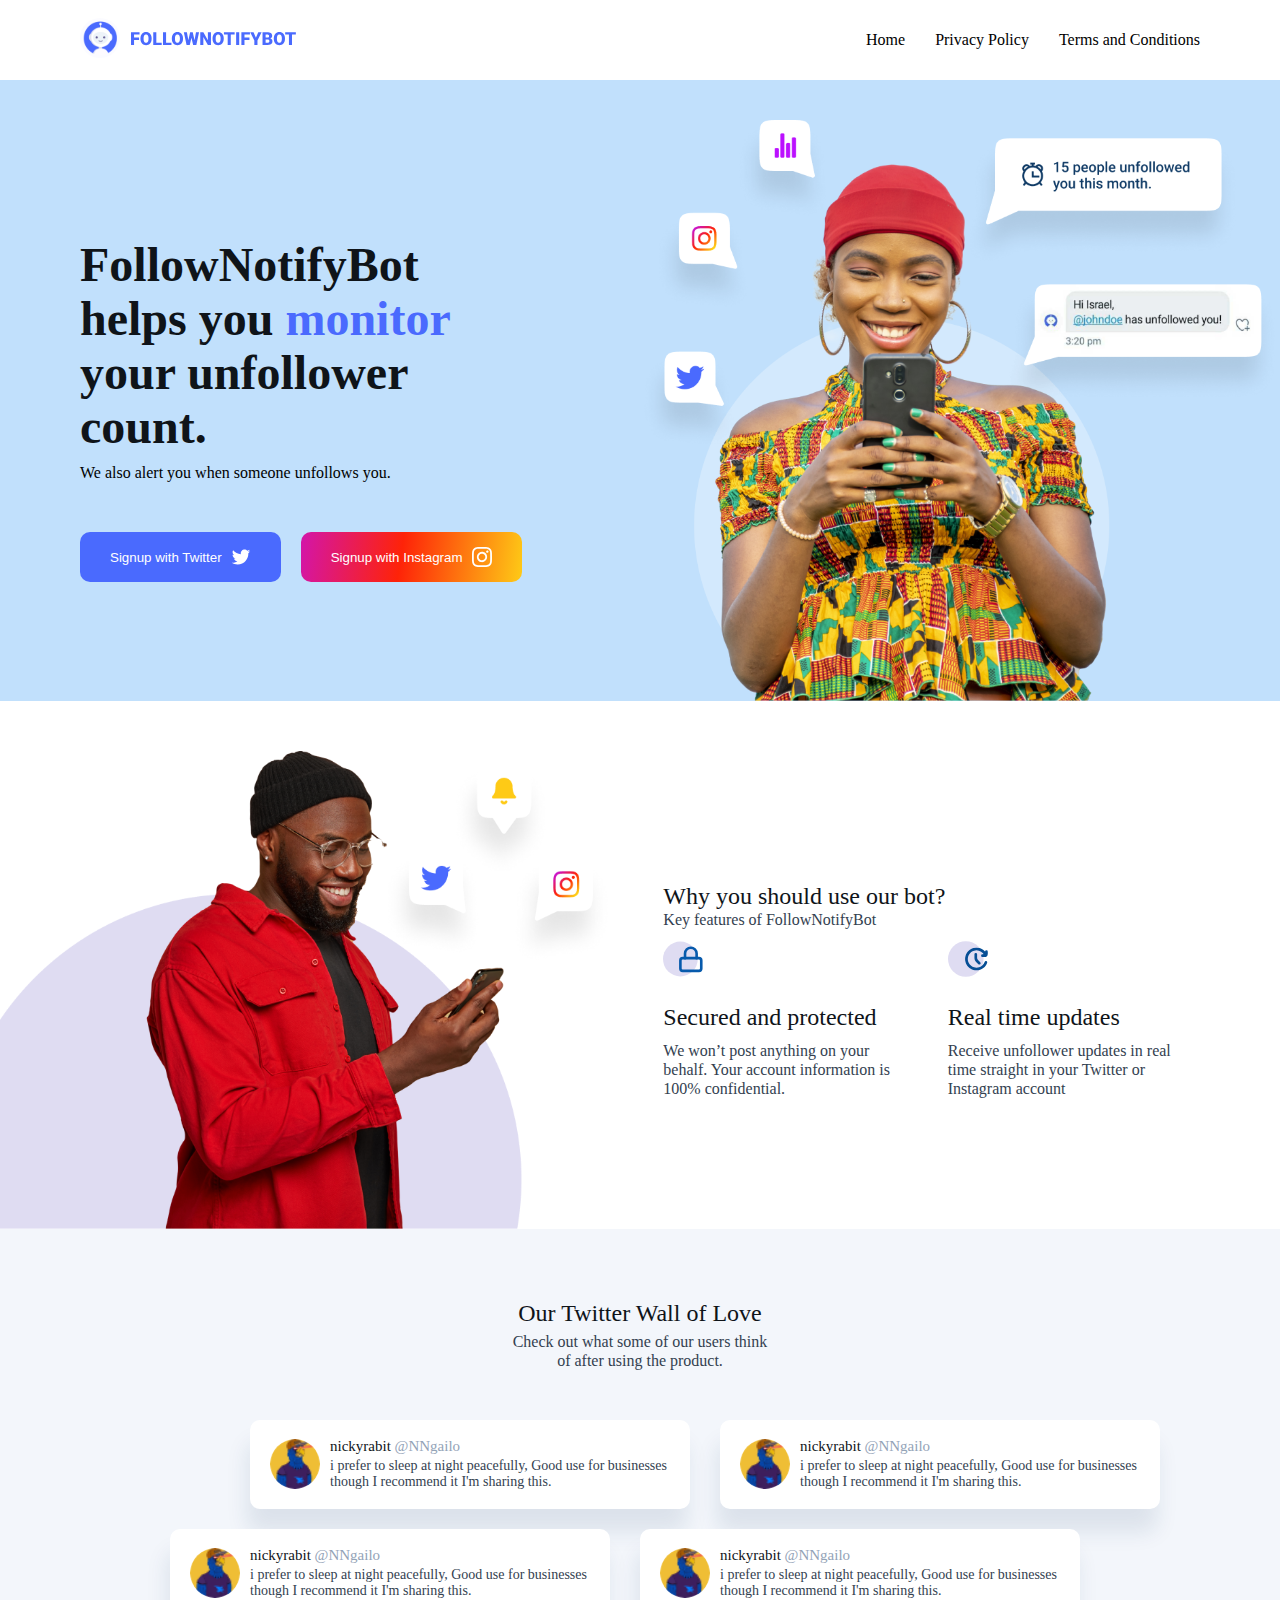
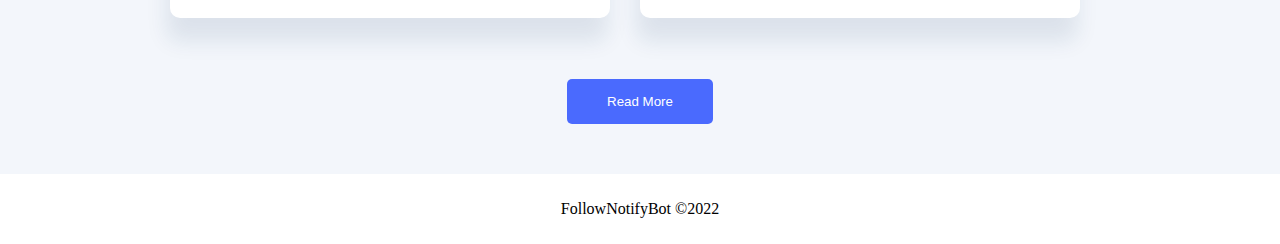
<file: index.html>
<!DOCTYPE html>
<html lang="en">
  <head>
    <meta charset="UTF-8" />
    <meta http-equiv="X-UA-Compatible" content="IE=edge" />
    <meta name="viewport" content="width=device-width, initial-scale=1.0" />
    <link rel="stylesheet" href="./index.css" />
    <title>Follow Bot</title>
  </head>
  <body>
    <div class="app-padding navbar">
      <div class="navbar-col1">
        <svg
          width="217"
          height="40"
          viewBox="0 0 217 40"
          fill="none"
          xmlns="http://www.w3.org/2000/svg"
          xmlns:xlink="http://www.w3.org/1999/xlink"
        >
          <rect width="40" height="40" rx="20" fill="url(#pattern0)" />
          <path
            d="M54.0605 14.2031V27H50.9756V14.2031H54.0605ZM59.0352 19.5293V21.9023H53.1816V19.5293H59.0352ZM59.5361 14.2031V16.585H53.1816V14.2031H59.5361ZM71.6475 20.3467V20.8652C71.6475 21.8438 71.5098 22.7227 71.2344 23.502C70.9648 24.2754 70.5811 24.9375 70.083 25.4883C69.585 26.0332 68.9961 26.4521 68.3164 26.7451C67.6367 27.0322 66.8867 27.1758 66.0664 27.1758C65.2402 27.1758 64.4844 27.0322 63.7988 26.7451C63.1191 26.4521 62.5273 26.0332 62.0234 25.4883C61.5254 24.9375 61.1387 24.2754 60.8633 23.502C60.5938 22.7227 60.459 21.8438 60.459 20.8652V20.3467C60.459 19.3682 60.5938 18.4893 60.8633 17.71C61.1387 16.9307 61.5225 16.2686 62.0146 15.7236C62.5127 15.1729 63.1016 14.7539 63.7812 14.4668C64.4668 14.1738 65.2227 14.0273 66.0488 14.0273C66.8691 14.0273 67.6191 14.1738 68.2988 14.4668C68.9844 14.7539 69.5762 15.1729 70.0742 15.7236C70.5723 16.2686 70.959 16.9307 71.2344 17.71C71.5098 18.4893 71.6475 19.3682 71.6475 20.3467ZM68.5186 20.8652V20.3291C68.5186 19.6963 68.4629 19.1396 68.3516 18.6592C68.2461 18.1729 68.0879 17.7656 67.877 17.4375C67.666 17.1094 67.4053 16.8633 67.0947 16.6992C66.79 16.5293 66.4414 16.4443 66.0488 16.4443C65.6387 16.4443 65.2812 16.5293 64.9766 16.6992C64.6719 16.8633 64.417 17.1094 64.2119 17.4375C64.0068 17.7656 63.8516 18.1729 63.7461 18.6592C63.6465 19.1396 63.5967 19.6963 63.5967 20.3291V20.8652C63.5967 21.4922 63.6465 22.0488 63.7461 22.5352C63.8516 23.0156 64.0068 23.4229 64.2119 23.7568C64.4229 24.0908 64.6807 24.3428 64.9854 24.5127C65.2959 24.6826 65.6562 24.7676 66.0664 24.7676C66.459 24.7676 66.8076 24.6826 67.1123 24.5127C67.417 24.3428 67.6719 24.0908 67.877 23.7568C68.0879 23.4229 68.2461 23.0156 68.3516 22.5352C68.4629 22.0488 68.5186 21.4922 68.5186 20.8652ZM81.7021 24.627V27H75.2334V24.627H81.7021ZM76.332 14.2031V27H73.2471V14.2031H76.332ZM91.458 24.627V27H84.9893V24.627H91.458ZM86.0879 14.2031V27H83.0029V14.2031H86.0879ZM103.024 20.3467V20.8652C103.024 21.8438 102.887 22.7227 102.611 23.502C102.342 24.2754 101.958 24.9375 101.46 25.4883C100.962 26.0332 100.373 26.4521 99.6934 26.7451C99.0137 27.0322 98.2637 27.1758 97.4434 27.1758C96.6172 27.1758 95.8613 27.0322 95.1758 26.7451C94.4961 26.4521 93.9043 26.0332 93.4004 25.4883C92.9023 24.9375 92.5156 24.2754 92.2402 23.502C91.9707 22.7227 91.8359 21.8438 91.8359 20.8652V20.3467C91.8359 19.3682 91.9707 18.4893 92.2402 17.71C92.5156 16.9307 92.8994 16.2686 93.3916 15.7236C93.8896 15.1729 94.4785 14.7539 95.1582 14.4668C95.8438 14.1738 96.5996 14.0273 97.4258 14.0273C98.2461 14.0273 98.9961 14.1738 99.6758 14.4668C100.361 14.7539 100.953 15.1729 101.451 15.7236C101.949 16.2686 102.336 16.9307 102.611 17.71C102.887 18.4893 103.024 19.3682 103.024 20.3467ZM99.8955 20.8652V20.3291C99.8955 19.6963 99.8398 19.1396 99.7285 18.6592C99.623 18.1729 99.4648 17.7656 99.2539 17.4375C99.043 17.1094 98.7822 16.8633 98.4717 16.6992C98.167 16.5293 97.8184 16.4443 97.4258 16.4443C97.0156 16.4443 96.6582 16.5293 96.3535 16.6992C96.0488 16.8633 95.7939 17.1094 95.5889 17.4375C95.3838 17.7656 95.2285 18.1729 95.123 18.6592C95.0234 19.1396 94.9736 19.6963 94.9736 20.3291V20.8652C94.9736 21.4922 95.0234 22.0488 95.123 22.5352C95.2285 23.0156 95.3838 23.4229 95.5889 23.7568C95.7998 24.0908 96.0576 24.3428 96.3623 24.5127C96.6729 24.6826 97.0332 24.7676 97.4434 24.7676C97.8359 24.7676 98.1846 24.6826 98.4893 24.5127C98.7939 24.3428 99.0488 24.0908 99.2539 23.7568C99.4648 23.4229 99.623 23.0156 99.7285 22.5352C99.8398 22.0488 99.8955 21.4922 99.8955 20.8652ZM107.577 25.8398L110.126 14.2031H111.646L112.473 15.1963L109.757 27H108.078L107.577 25.8398ZM106.9 14.2031L109.054 25.9277L108.5 27H106.558L103.842 14.2031H106.9ZM113.87 25.8662L116.006 14.2031H119.056L116.34 27H114.406L113.87 25.8662ZM112.745 14.2031L115.355 25.9102L114.828 27H113.149L110.372 15.1787L111.233 14.2031H112.745ZM130.956 14.2031V27H127.88L123.354 19.0371V27H120.269V14.2031H123.354L127.88 22.166V14.2031H130.956ZM143.735 20.3467V20.8652C143.735 21.8438 143.598 22.7227 143.322 23.502C143.053 24.2754 142.669 24.9375 142.171 25.4883C141.673 26.0332 141.084 26.4521 140.404 26.7451C139.725 27.0322 138.975 27.1758 138.154 27.1758C137.328 27.1758 136.572 27.0322 135.887 26.7451C135.207 26.4521 134.615 26.0332 134.111 25.4883C133.613 24.9375 133.227 24.2754 132.951 23.502C132.682 22.7227 132.547 21.8438 132.547 20.8652V20.3467C132.547 19.3682 132.682 18.4893 132.951 17.71C133.227 16.9307 133.61 16.2686 134.103 15.7236C134.601 15.1729 135.189 14.7539 135.869 14.4668C136.555 14.1738 137.311 14.0273 138.137 14.0273C138.957 14.0273 139.707 14.1738 140.387 14.4668C141.072 14.7539 141.664 15.1729 142.162 15.7236C142.66 16.2686 143.047 16.9307 143.322 17.71C143.598 18.4893 143.735 19.3682 143.735 20.3467ZM140.606 20.8652V20.3291C140.606 19.6963 140.551 19.1396 140.439 18.6592C140.334 18.1729 140.176 17.7656 139.965 17.4375C139.754 17.1094 139.493 16.8633 139.183 16.6992C138.878 16.5293 138.529 16.4443 138.137 16.4443C137.727 16.4443 137.369 16.5293 137.064 16.6992C136.76 16.8633 136.505 17.1094 136.3 17.4375C136.095 17.7656 135.939 18.1729 135.834 18.6592C135.734 19.1396 135.685 19.6963 135.685 20.3291V20.8652C135.685 21.4922 135.734 22.0488 135.834 22.5352C135.939 23.0156 136.095 23.4229 136.3 23.7568C136.511 24.0908 136.769 24.3428 137.073 24.5127C137.384 24.6826 137.744 24.7676 138.154 24.7676C138.547 24.7676 138.896 24.6826 139.2 24.5127C139.505 24.3428 139.76 24.0908 139.965 23.7568C140.176 23.4229 140.334 23.0156 140.439 22.5352C140.551 22.0488 140.606 21.4922 140.606 20.8652ZM150.775 14.2031V27H147.69V14.2031H150.775ZM154.625 14.2031V16.585H143.929V14.2031H154.625ZM159.213 14.2031V27H156.137V14.2031H159.213ZM164.469 14.2031V27H161.384V14.2031H164.469ZM169.443 19.5293V21.9023H163.59V19.5293H169.443ZM169.944 14.2031V16.585H163.59V14.2031H169.944ZM173.548 14.2031L175.903 19.7578L178.268 14.2031H181.59L177.477 22.4033V27H174.339V22.4033L170.217 14.2031H173.548ZM187.751 21.5596H184.455L184.438 19.5381H187.109C187.59 19.5381 187.974 19.4854 188.261 19.3799C188.548 19.2686 188.756 19.1074 188.885 18.8965C189.02 18.6855 189.087 18.4219 189.087 18.1055C189.087 17.7422 189.02 17.4492 188.885 17.2266C188.75 17.0039 188.536 16.8428 188.243 16.7432C187.956 16.6377 187.584 16.585 187.127 16.585H185.615V27H182.53V14.2031H187.127C187.918 14.2031 188.624 14.2764 189.245 14.4229C189.866 14.5635 190.394 14.7803 190.827 15.0732C191.267 15.3662 191.601 15.7354 191.829 16.1807C192.058 16.6201 192.172 17.1387 192.172 17.7363C192.172 18.2578 192.061 18.7471 191.838 19.2041C191.615 19.6611 191.243 20.0332 190.722 20.3203C190.206 20.6016 189.5 20.748 188.604 20.7598L187.751 21.5596ZM187.628 27H183.708L184.763 24.627H187.628C188.05 24.627 188.387 24.5625 188.639 24.4336C188.896 24.2988 189.081 24.123 189.192 23.9062C189.31 23.6836 189.368 23.4375 189.368 23.168C189.368 22.8398 189.312 22.5557 189.201 22.3154C189.096 22.0752 188.926 21.8906 188.691 21.7617C188.457 21.627 188.144 21.5596 187.751 21.5596H185.158L185.176 19.5381H188.278L188.999 20.3467C189.854 20.3115 190.531 20.4316 191.029 20.707C191.533 20.9824 191.894 21.3457 192.11 21.7969C192.327 22.248 192.436 22.7197 192.436 23.2119C192.436 24.0498 192.254 24.75 191.891 25.3125C191.533 25.875 190.997 26.2969 190.282 26.5781C189.567 26.8594 188.683 27 187.628 27ZM204.978 20.3467V20.8652C204.978 21.8438 204.84 22.7227 204.564 23.502C204.295 24.2754 203.911 24.9375 203.413 25.4883C202.915 26.0332 202.326 26.4521 201.646 26.7451C200.967 27.0322 200.217 27.1758 199.396 27.1758C198.57 27.1758 197.814 27.0322 197.129 26.7451C196.449 26.4521 195.857 26.0332 195.354 25.4883C194.855 24.9375 194.469 24.2754 194.193 23.502C193.924 22.7227 193.789 21.8438 193.789 20.8652V20.3467C193.789 19.3682 193.924 18.4893 194.193 17.71C194.469 16.9307 194.853 16.2686 195.345 15.7236C195.843 15.1729 196.432 14.7539 197.111 14.4668C197.797 14.1738 198.553 14.0273 199.379 14.0273C200.199 14.0273 200.949 14.1738 201.629 14.4668C202.314 14.7539 202.906 15.1729 203.404 15.7236C203.902 16.2686 204.289 16.9307 204.564 17.71C204.84 18.4893 204.978 19.3682 204.978 20.3467ZM201.849 20.8652V20.3291C201.849 19.6963 201.793 19.1396 201.682 18.6592C201.576 18.1729 201.418 17.7656 201.207 17.4375C200.996 17.1094 200.735 16.8633 200.425 16.6992C200.12 16.5293 199.771 16.4443 199.379 16.4443C198.969 16.4443 198.611 16.5293 198.307 16.6992C198.002 16.8633 197.747 17.1094 197.542 17.4375C197.337 17.7656 197.182 18.1729 197.076 18.6592C196.977 19.1396 196.927 19.6963 196.927 20.3291V20.8652C196.927 21.4922 196.977 22.0488 197.076 22.5352C197.182 23.0156 197.337 23.4229 197.542 23.7568C197.753 24.0908 198.011 24.3428 198.315 24.5127C198.626 24.6826 198.986 24.7676 199.396 24.7676C199.789 24.7676 200.138 24.6826 200.442 24.5127C200.747 24.3428 201.002 24.0908 201.207 23.7568C201.418 23.4229 201.576 23.0156 201.682 22.5352C201.793 22.0488 201.849 21.4922 201.849 20.8652ZM212.018 14.2031V27H208.933V14.2031H212.018ZM215.867 14.2031V16.585H205.171V14.2031H215.867Z"
            fill="#4A6AFE"
          />
          <defs>
            <pattern
              id="pattern0"
              patternContentUnits="objectBoundingBox"
              width="1"
              height="1"
            >
              <use
                xlink:href="#image0_198_93"
                transform="translate(-0.00608273) scale(0.00243309)"
              />
            </pattern>
            <image
              id="image0_198_93"
              width="416"
              height="411"
              xlink:href="[data-uri]"
            />
          </defs>
        </svg>
      </div>
      <div class="navbar-col2">
        <ul class="hidedesktopnav">
          <a href="/"><li>Home</li></a>
          <a href="/privacy.html"> <li>Privacy Policy</li></a>

          <a href="/terms.html"> <li>Terms and Conditions</li></a>
        </ul>
        <svg
          viewBox="0 0 100 80"
          width="40"
          height="40"
          class="burgerMenu svgtoggle"
          fill="#4a6afe"
        >
          <rect width="100" height="20"></rect>
          <rect y="30" width="100" height="20"></rect>
          <rect y="60" width="100" height="20"></rect>
        </svg>
      </div>
    </div>

    <div class="" id="navMobile">
      <ul class="">
        <a href="/"><li>Home</li></a>
        <a href="/privacy.html"> <li>Privacy Policy</li></a>

        <a href="/terms.html"> <li>Terms and Conditions</li></a>
      </ul>
    </div>

    <div class="hero">
      <div class="hero-col1">
        <h2>
          FollowNotifyBot<br />
          helps you <span>monitor</span><br />
          your unfollower<br />
          count.
        </h2>
        <p>We also alert you when someone unfollows you.</p>
        <div>
          <button>
            <span> Signup with Twitter</span>
            <svg
              width="20"
              height="16"
              viewBox="0 0 20 16"
              fill="none"
              xmlns="http://www.w3.org/2000/svg"
            >
              <path
                d="M17.316 4.24599C17.324 4.40799 17.327 4.57199 17.327 4.73399C17.327 9.72399 13.53 15.476 6.587 15.476C4.454 15.476 2.471 14.851 0.800003 13.779C1.78838 13.8985 2.79062 13.8221 3.74944 13.5541C4.70826 13.286 5.60487 12.8317 6.388 12.217C5.60042 12.2021 4.83718 11.9415 4.20498 11.4715C3.57279 11.0016 3.10324 10.3459 2.862 9.59599C3.42806 9.70185 4.01064 9.67964 4.567 9.53099C3.71262 9.35774 2.9444 8.89443 2.39255 8.21955C1.8407 7.54468 1.53915 6.69977 1.539 5.82799V5.78099C2.0632 6.07259 2.64947 6.23476 3.249 6.25399C2.44888 5.72057 1.88248 4.90191 1.66542 3.9651C1.44836 3.02828 1.597 2.04394 2.081 1.21299C3.02879 2.37945 4.21135 3.33349 5.55188 4.01314C6.8924 4.6928 8.36091 5.08286 9.862 5.15799C9.79706 4.87561 9.76452 4.58675 9.765 4.29699C9.765 3.80143 9.86263 3.31072 10.0523 2.8529C10.242 2.39507 10.52 1.97909 10.8704 1.62872C11.2209 1.27836 11.637 1.00046 12.0948 0.810907C12.5527 0.621355 13.0434 0.52386 13.539 0.523992C14.0555 0.52315 14.5666 0.628432 15.0407 0.833308C15.5148 1.03818 15.9417 1.33828 16.295 1.71499C17.1401 1.54769 17.9507 1.23795 18.692 0.798992C18.4101 1.6732 17.8201 2.41521 17.032 2.88699C17.7803 2.79829 18.511 2.59807 19.2 2.29299C18.6939 3.05143 18.0558 3.71291 17.316 4.24599Z"
                fill="white"
              />
            </svg>
          </button>
          <button>
            <span>Signup with Instagram</span>
            <svg
              width="20"
              height="20"
              viewBox="0 0 20 20"
              fill="none"
              xmlns="http://www.w3.org/2000/svg"
            >
              <path
                d="M19.94 5.87778C19.9235 5.04808 19.7665 4.22719 19.4756 3.45C19.2241 2.78269 18.8302 2.17827 18.3211 1.67889C17.8217 1.16984 17.2173 0.775862 16.55 0.524444C15.7732 0.233624 14.9527 0.0765849 14.1233 0.06C13.0556 0.0111111 12.7156 0 10 0C7.28444 0 6.94444 0.0111111 5.87778 0.06C5.04808 0.0764597 4.22719 0.233501 3.45 0.524444C2.78229 0.775719 2.17748 1.1697 1.67778 1.67889C1.16913 2.17838 0.775537 2.78279 0.524444 3.45C0.233624 4.22684 0.0765849 5.04735 0.06 5.87667C0.0111111 6.94444 0 7.28444 0 10C0 12.7156 0.0111111 13.0556 0.06 14.1222C0.0764597 14.9519 0.233501 15.7728 0.524444 16.55C0.775862 17.2173 1.16984 17.8217 1.67889 18.3211C2.17824 18.8302 2.78268 19.2242 3.45 19.4756C4.22684 19.7664 5.04735 19.9234 5.87667 19.94C6.94444 19.9889 7.28444 20 10 20C12.7156 20 13.0556 19.9889 14.1222 19.94C14.9519 19.9235 15.7728 19.7665 16.55 19.4756C17.2146 19.2186 17.8181 18.8257 18.3219 18.3219C18.8257 17.8181 19.2186 17.2146 19.4756 16.55C19.7664 15.7732 19.9234 14.9527 19.94 14.1233C19.9889 13.0556 20 12.7156 20 10C20 7.28444 19.9889 6.94444 19.94 5.87778ZM18.14 14.0411C18.1323 14.6748 18.0158 15.3024 17.7956 15.8967C17.6293 16.3281 17.3746 16.72 17.0478 17.0471C16.7209 17.3741 16.3292 17.6291 15.8978 17.7956C15.3032 18.0159 14.6752 18.1324 14.0411 18.14C12.9856 18.1878 12.67 18.1978 10 18.1978C7.33 18.1978 7.01333 18.1878 5.95889 18.14C5.32521 18.1323 4.69756 18.0158 4.10333 17.7956C3.66854 17.6355 3.27518 17.38 2.95222 17.0478C2.62016 16.7251 2.36463 16.3322 2.20444 15.8978C1.98405 15.3032 1.86754 14.6752 1.86 14.0411C1.81222 12.9856 1.80222 12.67 1.80222 10C1.80222 7.33 1.81222 7.01333 1.86 5.95889C1.86769 5.32521 1.9842 4.69756 2.20444 4.10333C2.36449 3.66854 2.62002 3.27518 2.95222 2.95222C3.27486 2.62016 3.66782 2.36463 4.10222 2.20444C4.6968 1.98407 5.32483 1.86756 5.95889 1.86C7.01444 1.81222 7.33 1.80222 10 1.80222C12.67 1.80222 12.9867 1.81222 14.0411 1.86C14.6748 1.86769 15.3024 1.9842 15.8967 2.20444C16.3315 2.36449 16.7248 2.62002 17.0478 2.95222C17.3798 3.27486 17.6354 3.66782 17.7956 4.10222C18.0159 4.6968 18.1324 5.32483 18.14 5.95889C18.1878 7.01444 18.1978 7.33 18.1978 10C18.1978 12.67 18.1878 12.9867 18.14 14.0411ZM10 4.86444C8.98428 4.86444 7.99138 5.16564 7.14684 5.72994C6.3023 6.29424 5.64406 7.09631 5.25537 8.03471C4.86667 8.97311 4.76497 10.0057 4.96312 11.0019C5.16128 11.9981 5.65039 12.9132 6.36861 13.6314C7.08683 14.3496 8.0019 14.8387 8.9981 15.0369C9.9943 15.235 11.0269 15.1333 11.9653 14.7446C12.9037 14.3559 13.7058 13.6977 14.2701 12.8532C14.8344 12.0086 15.1356 11.0157 15.1356 10C15.1356 8.63797 14.5945 7.33172 13.6314 6.36861C12.6683 5.40551 11.362 4.86444 10 4.86444ZM10 13.3333C9.34073 13.3333 8.69626 13.1378 8.1481 12.7716C7.59994 12.4053 7.17269 11.8847 6.9204 11.2756C6.66811 10.6665 6.6021 9.9963 6.73072 9.3497C6.85933 8.7031 7.1768 8.10915 7.64298 7.64298C8.10915 7.1768 8.7031 6.85933 9.3497 6.73072C9.9963 6.6021 10.6665 6.66811 11.2756 6.9204C11.8847 7.17269 12.4053 7.59994 12.7716 8.1481C13.1378 8.69626 13.3333 9.34073 13.3333 10C13.3333 10.8841 12.9821 11.7319 12.357 12.357C11.7319 12.9821 10.8841 13.3333 10 13.3333ZM16.5378 4.66222C16.5378 4.89956 16.4674 5.13157 16.3355 5.32891C16.2037 5.52625 16.0163 5.68005 15.797 5.77088C15.5777 5.8617 15.3364 5.88547 15.1037 5.83916C14.8709 5.79286 14.6571 5.67857 14.4893 5.51075C14.3214 5.34293 14.2071 5.12911 14.1608 4.89633C14.1145 4.66355 14.1383 4.42227 14.2291 4.203C14.3199 3.98373 14.4738 3.79632 14.6711 3.66446C14.8684 3.5326 15.1004 3.46222 15.3378 3.46222C15.656 3.46222 15.9613 3.58865 16.1863 3.81369C16.4114 4.03874 16.5378 4.34396 16.5378 4.66222Z"
                fill="white"
              />
            </svg>
          </button>
        </div>
      </div>
      <div class="hero-col2">
        <img src="images/hero.png" alt="" />
      </div>
    </div>

    <div class="home-col2">
      <div class="home-col2-col1bg">
        <img src="./images/how.png" alt="" />
      </div>
      <div class="home-col2-col2">
        <div class="home-col2-col1">
          <h2>Why you should use our bot?</h2>
          <p>Key features of FollowNotifyBot</p>
        </div>
        <div class="home-col2-col2jg">
          <div class="home-col2-col2-col1">
            <svg
              width="46"
              height="40"
              viewBox="0 0 46 40"
              fill="none"
              xmlns="http://www.w3.org/2000/svg"
            >
              <rect width="40" height="40" rx="20" fill="#DFDCF2" />
              <path
                d="M41.3333 19H22.6667C21.1939 19 20 20.1939 20 21.6667V31C20 32.4728 21.1939 33.6667 22.6667 33.6667H41.3333C42.8061 33.6667 44 32.4728 44 31V21.6667C44 20.1939 42.8061 19 41.3333 19Z"
                stroke="#075AAC"
                stroke-width="3"
                stroke-linecap="round"
                stroke-linejoin="round"
              />
              <path
                d="M25.3333 19V13.6667C25.3333 11.8986 26.0357 10.2029 27.286 8.95262C28.5362 7.70238 30.2319 7 32 7C33.7681 7 35.4638 7.70238 36.7141 8.95262C37.9643 10.2029 38.6667 11.8986 38.6667 13.6667V19"
                stroke="#075AAC"
                stroke-width="3"
                stroke-linecap="round"
                stroke-linejoin="round"
              />
            </svg>
            <h2>Secured and protected</h2>
            <p>
              We won’t post anything on your behalf. Your account information is
              100% confidential.
            </p>
          </div>

          <div class="home-col2-col2-col1">
            <svg
              width="45"
              height="40"
              viewBox="0 0 45 40"
              fill="none"
              xmlns="http://www.w3.org/2000/svg"
            >
              <rect width="40" height="40" rx="20" fill="#DFDCF2" />
              <path
                d="M31.25 14C31.6642 14 32 14.3358 32 14.75V18.6601C32 19.7958 32.4503 20.8852 33.2523 21.6893L35.7508 24.1946C36.0417 24.4864 36.0414 24.9586 35.75 25.25C35.4587 25.5413 34.9864 25.5416 34.6946 25.2506L31.8862 22.4491C30.9987 21.5639 30.5 20.362 30.5 19.1085V14.75C30.5 14.3358 30.8358 14 31.25 14ZM38 16.25C38 15.8358 38.3358 15.5 38.75 15.5H39.3452C40.3351 15.5 40.9712 14.4675 40.3742 13.6779C40.2032 13.4519 40.0232 13.2331 39.834 13.0215C39.1738 12.2832 38.4316 11.6523 37.6074 11.1289C36.7832 10.6055 35.8945 10.2031 34.9414 9.92188C33.9883 9.64062 33.0078 9.5 32 9.5C31.0391 9.5 30.1113 9.625 29.2168 9.875C28.3223 10.125 27.4863 10.4785 26.709 10.9355C25.9316 11.3926 25.2227 11.9414 24.582 12.582C23.9414 13.2227 23.3926 13.9316 22.9355 14.709C22.4785 15.4863 22.125 16.3223 21.875 17.2168C21.625 18.1113 21.5 19.0391 21.5 20C21.5 20.9609 21.625 21.8887 21.875 22.7832C22.125 23.6777 22.4785 24.5137 22.9355 25.291C23.3926 26.0684 23.9414 26.7773 24.582 27.418C25.2227 28.0586 25.9316 28.6074 26.709 29.0645C27.4863 29.5215 28.3203 29.875 29.2109 30.125C30.1016 30.375 31.0312 30.5 32 30.5C33.1719 30.5 34.3008 30.3105 35.3867 29.9316C36.4727 29.5527 37.4609 29.0234 38.3516 28.3438C39.2422 27.6641 40.0137 26.8535 40.666 25.9121C41.1785 25.1725 41.5862 24.3738 41.8889 23.5161C42.0267 23.1256 42.4369 22.8902 42.836 23.0005C43.2335 23.1104 43.4699 23.5219 43.3377 23.9125C42.9918 24.9347 42.5153 25.8844 41.9082 26.7617C41.1621 27.8398 40.2793 28.7676 39.2598 29.5449C38.2402 30.3223 37.1113 30.9258 35.873 31.3555C34.6348 31.7852 33.3438 32 32 32C30.8984 32 29.8359 31.8574 28.8125 31.5723C27.7891 31.2871 26.832 30.8848 25.9414 30.3652C25.0508 29.8457 24.2402 29.2207 23.5098 28.4902C22.7793 27.7598 22.1543 26.9492 21.6348 26.0586C21.1152 25.168 20.7129 24.2129 20.4277 23.1934C20.1426 22.1738 20 21.1094 20 20C20 18.8984 20.1426 17.8359 20.4277 16.8125C20.7129 15.7891 21.1152 14.832 21.6348 13.9414C22.1543 13.0508 22.7793 12.2402 23.5098 11.5098C24.2402 10.7793 25.0508 10.1543 25.9414 9.63477C26.832 9.11523 27.7871 8.71289 28.8066 8.42773C29.8262 8.14258 30.8906 8 32 8C33.0938 8 34.1562 8.14453 35.1875 8.43359C36.2188 8.72266 37.1895 9.13477 38.0996 9.66992C39.0098 10.2051 39.8379 10.8555 40.584 11.6211C40.742 11.7832 40.8952 11.9497 41.0435 12.1206C41.4895 12.6343 42.5 12.3388 42.5 11.6586C42.5 11.2948 42.7948 11 43.1586 11H43.25C43.6642 11 44 11.3358 44 11.75V14C44 15.6569 42.6569 17 41 17H38.75C38.3358 17 38 16.6642 38 16.25Z"
                fill="#064E95"
                stroke="#064E95"
                stroke-width="1.5"
              />
            </svg>

            <h2>Real time updates</h2>
            <p>
              Receive unfollower updates in real time straight in your Twitter
              or Instagram account
            </p>
          </div>
        </div>
      </div>
    </div>

    <div class="home-col3">
      <div class="home-col3-col1">
        <h2>Our Twitter Wall of Love</h2>
        <p>
          Check out what some of our users think<br />
          of after using the product.
        </p>
      </div>
      <div class="home-col3-col2 home-col3-col2Extra">
        <div class="home-col3-col2-con">
          <img src="./images/users.png" alt="" />
          <div>
            <p>nickyrabit <span>@NNgailo</span></p>
            <p>
              i prefer to sleep at night peacefully, Good use for businesses
              though I recommend it I'm sharing this.
            </p>
          </div>
        </div>

        <div class="home-col3-col2-con">
          <img src="./images/users.png" alt="" />
          <div>
            <p>nickyrabit <span>@NNgailo</span></p>
            <p>
              i prefer to sleep at night peacefully, Good use for businesses
              though I recommend it I'm sharing this.
            </p>
          </div>
        </div>
      </div>

      <div class="home-col3-col2">
        <div class="home-col3-col2-con">
          <img src="./images/users.png" alt="" />
          <div>
            <p>nickyrabit <span>@NNgailo</span></p>
            <p>
              i prefer to sleep at night peacefully, Good use for businesses
              though I recommend it I'm sharing this.
            </p>
          </div>
        </div>

        <div class="home-col3-col2-con">
          <img src="./images/users.png" alt="" />
          <div>
            <p>nickyrabit <span>@NNgailo</span></p>
            <p>
              i prefer to sleep at night peacefully, Good use for businesses
              though I recommend it I'm sharing this.
            </p>
          </div>
        </div>
      </div>
    </div>
    <div class="readMoreHome">
      <button>Read More</button>
    </div>
    <div class="footer">
      <p>FollowNotifyBot ©2022</p>
    </div>
  </body>

  <script>
    document.querySelectorAll(".svgtoggle").forEach((item) => {
      item.addEventListener("click", (event) => {
        var element = document.getElementById("navMobile");
        element.classList.toggle("hidemnClick");
      });
    });
  </script>
</html>
</file>
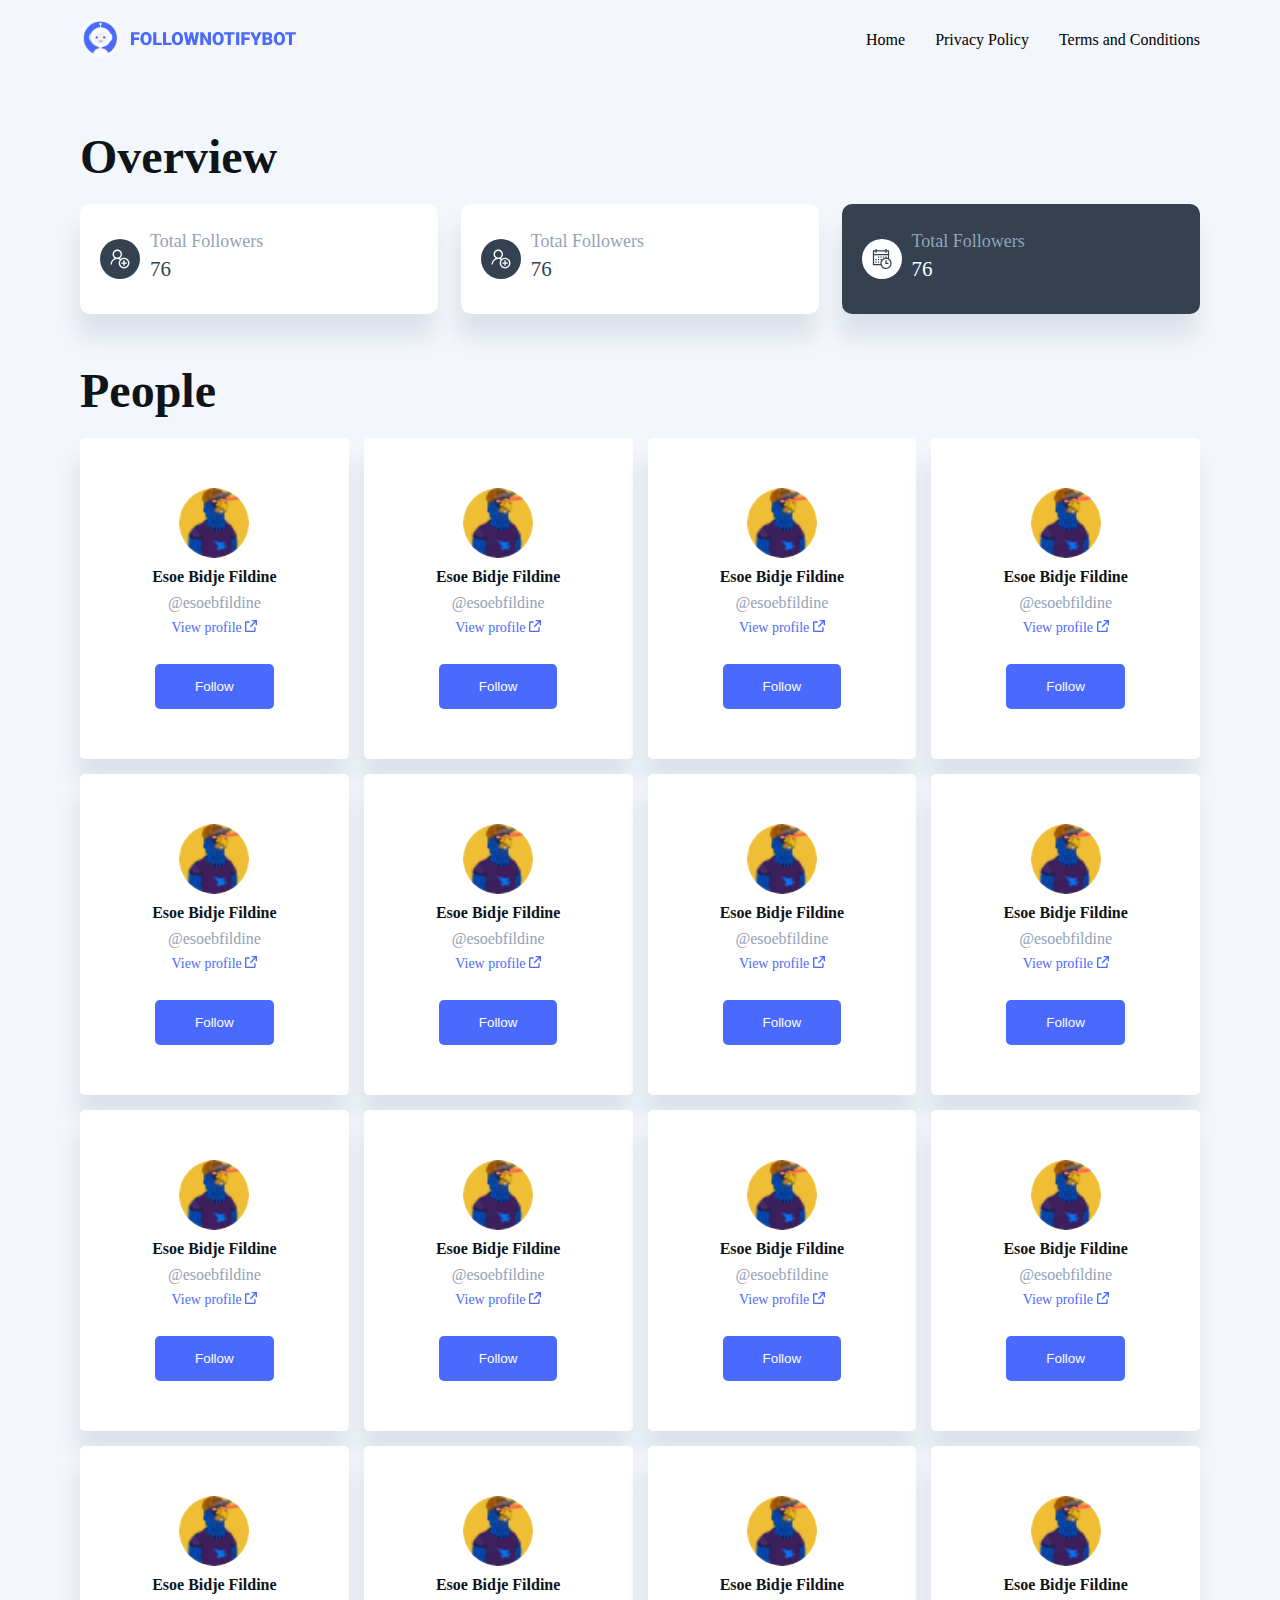
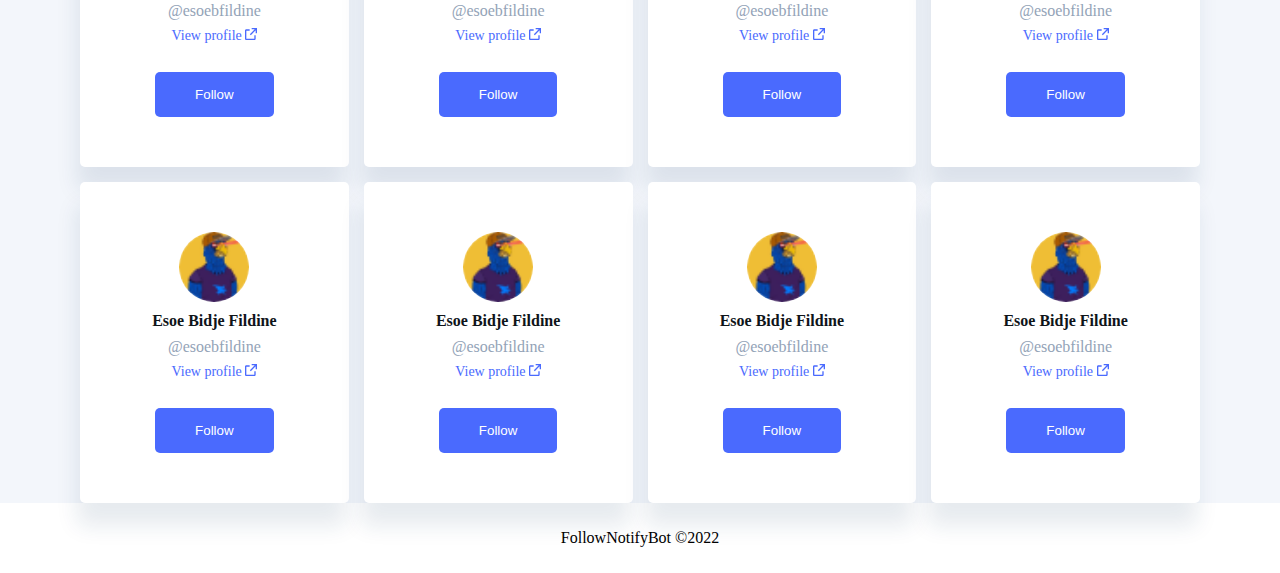
<file: dashboard.html>
<!DOCTYPE html>
<html lang="en">
  <head>
    <meta charset="UTF-8" />
    <meta http-equiv="X-UA-Compatible" content="IE=edge" />
    <meta name="viewport" content="width=device-width, initial-scale=1.0" />
    <link rel="stylesheet" href="./index.css" />
    <title>Follow Bot</title>
  </head>
  <body style="background-color: #f3f6fb">
    <div class="app-padding navbar">
      <div class="navbar-col1">
        <svg
          width="217"
          height="40"
          viewBox="0 0 217 40"
          fill="none"
          xmlns="http://www.w3.org/2000/svg"
          xmlns:xlink="http://www.w3.org/1999/xlink"
        >
          <rect width="40" height="40" rx="20" fill="url(#pattern0)" />
          <path
            d="M54.0605 14.2031V27H50.9756V14.2031H54.0605ZM59.0352 19.5293V21.9023H53.1816V19.5293H59.0352ZM59.5361 14.2031V16.585H53.1816V14.2031H59.5361ZM71.6475 20.3467V20.8652C71.6475 21.8438 71.5098 22.7227 71.2344 23.502C70.9648 24.2754 70.5811 24.9375 70.083 25.4883C69.585 26.0332 68.9961 26.4521 68.3164 26.7451C67.6367 27.0322 66.8867 27.1758 66.0664 27.1758C65.2402 27.1758 64.4844 27.0322 63.7988 26.7451C63.1191 26.4521 62.5273 26.0332 62.0234 25.4883C61.5254 24.9375 61.1387 24.2754 60.8633 23.502C60.5938 22.7227 60.459 21.8438 60.459 20.8652V20.3467C60.459 19.3682 60.5938 18.4893 60.8633 17.71C61.1387 16.9307 61.5225 16.2686 62.0146 15.7236C62.5127 15.1729 63.1016 14.7539 63.7812 14.4668C64.4668 14.1738 65.2227 14.0273 66.0488 14.0273C66.8691 14.0273 67.6191 14.1738 68.2988 14.4668C68.9844 14.7539 69.5762 15.1729 70.0742 15.7236C70.5723 16.2686 70.959 16.9307 71.2344 17.71C71.5098 18.4893 71.6475 19.3682 71.6475 20.3467ZM68.5186 20.8652V20.3291C68.5186 19.6963 68.4629 19.1396 68.3516 18.6592C68.2461 18.1729 68.0879 17.7656 67.877 17.4375C67.666 17.1094 67.4053 16.8633 67.0947 16.6992C66.79 16.5293 66.4414 16.4443 66.0488 16.4443C65.6387 16.4443 65.2812 16.5293 64.9766 16.6992C64.6719 16.8633 64.417 17.1094 64.2119 17.4375C64.0068 17.7656 63.8516 18.1729 63.7461 18.6592C63.6465 19.1396 63.5967 19.6963 63.5967 20.3291V20.8652C63.5967 21.4922 63.6465 22.0488 63.7461 22.5352C63.8516 23.0156 64.0068 23.4229 64.2119 23.7568C64.4229 24.0908 64.6807 24.3428 64.9854 24.5127C65.2959 24.6826 65.6562 24.7676 66.0664 24.7676C66.459 24.7676 66.8076 24.6826 67.1123 24.5127C67.417 24.3428 67.6719 24.0908 67.877 23.7568C68.0879 23.4229 68.2461 23.0156 68.3516 22.5352C68.4629 22.0488 68.5186 21.4922 68.5186 20.8652ZM81.7021 24.627V27H75.2334V24.627H81.7021ZM76.332 14.2031V27H73.2471V14.2031H76.332ZM91.458 24.627V27H84.9893V24.627H91.458ZM86.0879 14.2031V27H83.0029V14.2031H86.0879ZM103.024 20.3467V20.8652C103.024 21.8438 102.887 22.7227 102.611 23.502C102.342 24.2754 101.958 24.9375 101.46 25.4883C100.962 26.0332 100.373 26.4521 99.6934 26.7451C99.0137 27.0322 98.2637 27.1758 97.4434 27.1758C96.6172 27.1758 95.8613 27.0322 95.1758 26.7451C94.4961 26.4521 93.9043 26.0332 93.4004 25.4883C92.9023 24.9375 92.5156 24.2754 92.2402 23.502C91.9707 22.7227 91.8359 21.8438 91.8359 20.8652V20.3467C91.8359 19.3682 91.9707 18.4893 92.2402 17.71C92.5156 16.9307 92.8994 16.2686 93.3916 15.7236C93.8896 15.1729 94.4785 14.7539 95.1582 14.4668C95.8438 14.1738 96.5996 14.0273 97.4258 14.0273C98.2461 14.0273 98.9961 14.1738 99.6758 14.4668C100.361 14.7539 100.953 15.1729 101.451 15.7236C101.949 16.2686 102.336 16.9307 102.611 17.71C102.887 18.4893 103.024 19.3682 103.024 20.3467ZM99.8955 20.8652V20.3291C99.8955 19.6963 99.8398 19.1396 99.7285 18.6592C99.623 18.1729 99.4648 17.7656 99.2539 17.4375C99.043 17.1094 98.7822 16.8633 98.4717 16.6992C98.167 16.5293 97.8184 16.4443 97.4258 16.4443C97.0156 16.4443 96.6582 16.5293 96.3535 16.6992C96.0488 16.8633 95.7939 17.1094 95.5889 17.4375C95.3838 17.7656 95.2285 18.1729 95.123 18.6592C95.0234 19.1396 94.9736 19.6963 94.9736 20.3291V20.8652C94.9736 21.4922 95.0234 22.0488 95.123 22.5352C95.2285 23.0156 95.3838 23.4229 95.5889 23.7568C95.7998 24.0908 96.0576 24.3428 96.3623 24.5127C96.6729 24.6826 97.0332 24.7676 97.4434 24.7676C97.8359 24.7676 98.1846 24.6826 98.4893 24.5127C98.7939 24.3428 99.0488 24.0908 99.2539 23.7568C99.4648 23.4229 99.623 23.0156 99.7285 22.5352C99.8398 22.0488 99.8955 21.4922 99.8955 20.8652ZM107.577 25.8398L110.126 14.2031H111.646L112.473 15.1963L109.757 27H108.078L107.577 25.8398ZM106.9 14.2031L109.054 25.9277L108.5 27H106.558L103.842 14.2031H106.9ZM113.87 25.8662L116.006 14.2031H119.056L116.34 27H114.406L113.87 25.8662ZM112.745 14.2031L115.355 25.9102L114.828 27H113.149L110.372 15.1787L111.233 14.2031H112.745ZM130.956 14.2031V27H127.88L123.354 19.0371V27H120.269V14.2031H123.354L127.88 22.166V14.2031H130.956ZM143.735 20.3467V20.8652C143.735 21.8438 143.598 22.7227 143.322 23.502C143.053 24.2754 142.669 24.9375 142.171 25.4883C141.673 26.0332 141.084 26.4521 140.404 26.7451C139.725 27.0322 138.975 27.1758 138.154 27.1758C137.328 27.1758 136.572 27.0322 135.887 26.7451C135.207 26.4521 134.615 26.0332 134.111 25.4883C133.613 24.9375 133.227 24.2754 132.951 23.502C132.682 22.7227 132.547 21.8438 132.547 20.8652V20.3467C132.547 19.3682 132.682 18.4893 132.951 17.71C133.227 16.9307 133.61 16.2686 134.103 15.7236C134.601 15.1729 135.189 14.7539 135.869 14.4668C136.555 14.1738 137.311 14.0273 138.137 14.0273C138.957 14.0273 139.707 14.1738 140.387 14.4668C141.072 14.7539 141.664 15.1729 142.162 15.7236C142.66 16.2686 143.047 16.9307 143.322 17.71C143.598 18.4893 143.735 19.3682 143.735 20.3467ZM140.606 20.8652V20.3291C140.606 19.6963 140.551 19.1396 140.439 18.6592C140.334 18.1729 140.176 17.7656 139.965 17.4375C139.754 17.1094 139.493 16.8633 139.183 16.6992C138.878 16.5293 138.529 16.4443 138.137 16.4443C137.727 16.4443 137.369 16.5293 137.064 16.6992C136.76 16.8633 136.505 17.1094 136.3 17.4375C136.095 17.7656 135.939 18.1729 135.834 18.6592C135.734 19.1396 135.685 19.6963 135.685 20.3291V20.8652C135.685 21.4922 135.734 22.0488 135.834 22.5352C135.939 23.0156 136.095 23.4229 136.3 23.7568C136.511 24.0908 136.769 24.3428 137.073 24.5127C137.384 24.6826 137.744 24.7676 138.154 24.7676C138.547 24.7676 138.896 24.6826 139.2 24.5127C139.505 24.3428 139.76 24.0908 139.965 23.7568C140.176 23.4229 140.334 23.0156 140.439 22.5352C140.551 22.0488 140.606 21.4922 140.606 20.8652ZM150.775 14.2031V27H147.69V14.2031H150.775ZM154.625 14.2031V16.585H143.929V14.2031H154.625ZM159.213 14.2031V27H156.137V14.2031H159.213ZM164.469 14.2031V27H161.384V14.2031H164.469ZM169.443 19.5293V21.9023H163.59V19.5293H169.443ZM169.944 14.2031V16.585H163.59V14.2031H169.944ZM173.548 14.2031L175.903 19.7578L178.268 14.2031H181.59L177.477 22.4033V27H174.339V22.4033L170.217 14.2031H173.548ZM187.751 21.5596H184.455L184.438 19.5381H187.109C187.59 19.5381 187.974 19.4854 188.261 19.3799C188.548 19.2686 188.756 19.1074 188.885 18.8965C189.02 18.6855 189.087 18.4219 189.087 18.1055C189.087 17.7422 189.02 17.4492 188.885 17.2266C188.75 17.0039 188.536 16.8428 188.243 16.7432C187.956 16.6377 187.584 16.585 187.127 16.585H185.615V27H182.53V14.2031H187.127C187.918 14.2031 188.624 14.2764 189.245 14.4229C189.866 14.5635 190.394 14.7803 190.827 15.0732C191.267 15.3662 191.601 15.7354 191.829 16.1807C192.058 16.6201 192.172 17.1387 192.172 17.7363C192.172 18.2578 192.061 18.7471 191.838 19.2041C191.615 19.6611 191.243 20.0332 190.722 20.3203C190.206 20.6016 189.5 20.748 188.604 20.7598L187.751 21.5596ZM187.628 27H183.708L184.763 24.627H187.628C188.05 24.627 188.387 24.5625 188.639 24.4336C188.896 24.2988 189.081 24.123 189.192 23.9062C189.31 23.6836 189.368 23.4375 189.368 23.168C189.368 22.8398 189.312 22.5557 189.201 22.3154C189.096 22.0752 188.926 21.8906 188.691 21.7617C188.457 21.627 188.144 21.5596 187.751 21.5596H185.158L185.176 19.5381H188.278L188.999 20.3467C189.854 20.3115 190.531 20.4316 191.029 20.707C191.533 20.9824 191.894 21.3457 192.11 21.7969C192.327 22.248 192.436 22.7197 192.436 23.2119C192.436 24.0498 192.254 24.75 191.891 25.3125C191.533 25.875 190.997 26.2969 190.282 26.5781C189.567 26.8594 188.683 27 187.628 27ZM204.978 20.3467V20.8652C204.978 21.8438 204.84 22.7227 204.564 23.502C204.295 24.2754 203.911 24.9375 203.413 25.4883C202.915 26.0332 202.326 26.4521 201.646 26.7451C200.967 27.0322 200.217 27.1758 199.396 27.1758C198.57 27.1758 197.814 27.0322 197.129 26.7451C196.449 26.4521 195.857 26.0332 195.354 25.4883C194.855 24.9375 194.469 24.2754 194.193 23.502C193.924 22.7227 193.789 21.8438 193.789 20.8652V20.3467C193.789 19.3682 193.924 18.4893 194.193 17.71C194.469 16.9307 194.853 16.2686 195.345 15.7236C195.843 15.1729 196.432 14.7539 197.111 14.4668C197.797 14.1738 198.553 14.0273 199.379 14.0273C200.199 14.0273 200.949 14.1738 201.629 14.4668C202.314 14.7539 202.906 15.1729 203.404 15.7236C203.902 16.2686 204.289 16.9307 204.564 17.71C204.84 18.4893 204.978 19.3682 204.978 20.3467ZM201.849 20.8652V20.3291C201.849 19.6963 201.793 19.1396 201.682 18.6592C201.576 18.1729 201.418 17.7656 201.207 17.4375C200.996 17.1094 200.735 16.8633 200.425 16.6992C200.12 16.5293 199.771 16.4443 199.379 16.4443C198.969 16.4443 198.611 16.5293 198.307 16.6992C198.002 16.8633 197.747 17.1094 197.542 17.4375C197.337 17.7656 197.182 18.1729 197.076 18.6592C196.977 19.1396 196.927 19.6963 196.927 20.3291V20.8652C196.927 21.4922 196.977 22.0488 197.076 22.5352C197.182 23.0156 197.337 23.4229 197.542 23.7568C197.753 24.0908 198.011 24.3428 198.315 24.5127C198.626 24.6826 198.986 24.7676 199.396 24.7676C199.789 24.7676 200.138 24.6826 200.442 24.5127C200.747 24.3428 201.002 24.0908 201.207 23.7568C201.418 23.4229 201.576 23.0156 201.682 22.5352C201.793 22.0488 201.849 21.4922 201.849 20.8652ZM212.018 14.2031V27H208.933V14.2031H212.018ZM215.867 14.2031V16.585H205.171V14.2031H215.867Z"
            fill="#4A6AFE"
          />
          <defs>
            <pattern
              id="pattern0"
              patternContentUnits="objectBoundingBox"
              width="1"
              height="1"
            >
              <use
                xlink:href="#image0_198_93"
                transform="translate(-0.00608273) scale(0.00243309)"
              />
            </pattern>
            <image
              id="image0_198_93"
              width="416"
              height="411"
              xlink:href="[data-uri]"
            />
          </defs>
        </svg>
      </div>
      <div class="navbar-col2">
        <ul class="hidedesktopnav">
          <a href="/"><li>Home</li></a>
          <a href="/privacy.html"> <li>Privacy Policy</li></a>

          <a href="/terms.html"> <li>Terms and Conditions</li></a>
        </ul>
        <svg
          viewBox="0 0 100 80"
          width="40"
          height="40"
          class="burgerMenu svgtoggle"
          fill="#4a6afe"
        >
          <rect width="100" height="20"></rect>
          <rect y="30" width="100" height="20"></rect>
          <rect y="60" width="100" height="20"></rect>
        </svg>
      </div>
    </div>

    <div class="" id="navMobile">
      <ul class="">
        <a href="/"><li>Home</li></a>
        <a href="/privacy.html"> <li>Privacy Policy</li></a>

        <a href="/terms.html"> <li>Terms and Conditions</li></a>
      </ul>
    </div>

    <h2 class="dashboardHeader app-padding">Overview</h2>

    <div class="dasboardCards app-padding">
      <div class="dasboardCardsCardOne">
        <div>
          <svg
            width="24"
            height="24"
            viewBox="0 0 24 24"
            fill="none"
            xmlns="http://www.w3.org/2000/svg"
          >
            <path
              d="M8.75 0.625C5.61743 0.625 3.0625 3.17993 3.0625 6.3125C3.0625 8.27075 4.06226 10.01 5.57617 11.0352C2.67847 12.2793 0.625 15.1548 0.625 18.5H2.25C2.25 14.9009 5.15088 12 8.75 12C9.86719 12 10.9082 12.292 11.8223 12.7871C10.9209 13.9043 10.375 15.3325 10.375 16.875C10.375 20.4551 13.2949 23.375 16.875 23.375C20.4551 23.375 23.375 20.4551 23.375 16.875C23.375 13.2949 20.4551 10.375 16.875 10.375C15.4563 10.375 14.136 10.8416 13.0664 11.6191C12.7078 11.3938 12.3174 11.2034 11.9238 11.0352C13.4377 10.01 14.4375 8.27075 14.4375 6.3125C14.4375 3.17993 11.8826 0.625 8.75 0.625ZM8.75 2.25C11.0034 2.25 12.8125 4.05908 12.8125 6.3125C12.8125 8.56592 11.0034 10.375 8.75 10.375C6.49658 10.375 4.6875 8.56592 4.6875 6.3125C4.6875 4.05908 6.49658 2.25 8.75 2.25ZM16.875 12C19.5759 12 21.75 14.1741 21.75 16.875C21.75 19.5759 19.5759 21.75 16.875 21.75C14.1741 21.75 12 19.5759 12 16.875C12 14.1741 14.1741 12 16.875 12ZM16.0625 13.625V16.0625H13.625V17.6875H16.0625V20.125H17.6875V17.6875H20.125V16.0625H17.6875V13.625H16.0625Z"
              fill="white"
            />
          </svg>
        </div>
        <div>
          <p>Total Followers</p>
          <p>76</p>
        </div>
      </div>

      <div class="dasboardCardsCardOne">
        <div>
          <svg
            width="24"
            height="24"
            viewBox="0 0 24 24"
            fill="none"
            xmlns="http://www.w3.org/2000/svg"
          >
            <path
              d="M8.75 0.625C5.61743 0.625 3.0625 3.17993 3.0625 6.3125C3.0625 8.27075 4.06226 10.01 5.57617 11.0352C2.67847 12.2793 0.625 15.1548 0.625 18.5H2.25C2.25 14.9009 5.15088 12 8.75 12C9.86719 12 10.9082 12.292 11.8223 12.7871C10.9209 13.9043 10.375 15.3325 10.375 16.875C10.375 20.4551 13.2949 23.375 16.875 23.375C20.4551 23.375 23.375 20.4551 23.375 16.875C23.375 13.2949 20.4551 10.375 16.875 10.375C15.4563 10.375 14.136 10.8416 13.0664 11.6191C12.7078 11.3938 12.3174 11.2034 11.9238 11.0352C13.4377 10.01 14.4375 8.27075 14.4375 6.3125C14.4375 3.17993 11.8826 0.625 8.75 0.625ZM8.75 2.25C11.0034 2.25 12.8125 4.05908 12.8125 6.3125C12.8125 8.56592 11.0034 10.375 8.75 10.375C6.49658 10.375 4.6875 8.56592 4.6875 6.3125C4.6875 4.05908 6.49658 2.25 8.75 2.25ZM16.875 12C19.5759 12 21.75 14.1741 21.75 16.875C21.75 19.5759 19.5759 21.75 16.875 21.75C14.1741 21.75 12 19.5759 12 16.875C12 14.1741 14.1741 12 16.875 12ZM16.0625 13.625V16.0625H13.625V17.6875H16.0625V20.125H17.6875V17.6875H20.125V16.0625H17.6875V13.625H16.0625Z"
              fill="white"
            />
          </svg>
        </div>
        <div>
          <p>Total Followers</p>
          <p>76</p>
        </div>
      </div>

      <div class="dasboardCardsCardOne">
        <div>
          <svg
            width="25"
            height="26"
            viewBox="0 0 25 26"
            fill="none"
            xmlns="http://www.w3.org/2000/svg"
          >
            <path
              d="M21.75 12.6064C22.2578 12.9535 22.7127 13.3491 23.1147 13.7935C23.5168 14.2378 23.8574 14.7202 24.1367 15.2407C24.416 15.7612 24.6297 16.3135 24.7778 16.8975C24.9259 17.4814 25 18.0781 25 18.6875C25 19.6947 24.8075 20.6426 24.4224 21.5312C24.0373 22.4199 23.5146 23.1943 22.8545 23.8545C22.1943 24.5146 21.4199 25.0373 20.5312 25.4224C19.6426 25.8075 18.6947 26 17.6875 26C16.9173 26 16.1725 25.8836 15.4531 25.6509C14.7337 25.4181 14.0715 25.0881 13.4663 24.6606C12.8612 24.2332 12.328 23.7191 11.8667 23.1182C11.4054 22.5173 11.0479 21.8529 10.7939 21.125H0.625V1.625H3.875V0H5.5V1.625H16.875V0H18.5V1.625H21.75V12.6064ZM2.25 3.25V6.5H20.125V3.25H18.5V4.875H16.875V3.25H5.5V4.875H3.875V3.25H2.25ZM10.4131 19.5C10.3877 19.2376 10.375 18.9668 10.375 18.6875C10.375 17.9596 10.4787 17.2529 10.686 16.5674C10.8934 15.8818 11.2002 15.2344 11.6064 14.625H10.375V13H12V14.0918C12.347 13.6602 12.7342 13.2772 13.1616 12.9429C13.589 12.6086 14.0461 12.325 14.5327 12.0923C15.0194 11.8595 15.5293 11.6818 16.0625 11.5591C16.5957 11.4364 17.1374 11.375 17.6875 11.375C18.5339 11.375 19.3464 11.5146 20.125 11.7939V8.125H2.25V19.5H10.4131ZM17.6875 24.375C18.4746 24.375 19.2131 24.2248 19.9028 23.9243C20.5926 23.6239 21.1935 23.2176 21.7056 22.7056C22.2176 22.1935 22.6239 21.5926 22.9243 20.9028C23.2248 20.2131 23.375 19.4746 23.375 18.6875C23.375 17.9004 23.2248 17.1619 22.9243 16.4722C22.6239 15.7824 22.2176 15.1815 21.7056 14.6694C21.1935 14.1574 20.5926 13.7511 19.9028 13.4507C19.2131 13.1502 18.4746 13 17.6875 13C16.9004 13 16.1619 13.1502 15.4722 13.4507C14.7824 13.7511 14.1815 14.1574 13.6694 14.6694C13.1574 15.1815 12.7511 15.7824 12.4507 16.4722C12.1502 17.1619 12 17.9004 12 18.6875C12 19.4746 12.1502 20.2131 12.4507 20.9028C12.7511 21.5926 13.1574 22.1935 13.6694 22.7056C14.1815 23.2176 14.7824 23.6239 15.4722 23.9243C16.1619 24.2248 16.9004 24.375 17.6875 24.375ZM18.5 17.875H20.9375V19.5H16.875V14.625H18.5V17.875ZM3.875 13H5.5V14.625H3.875V13ZM7.125 13H8.75V14.625H7.125V13ZM7.125 9.75H8.75V11.375H7.125V9.75ZM3.875 16.25H5.5V17.875H3.875V16.25ZM7.125 16.25H8.75V17.875H7.125V16.25ZM12 11.375H10.375V9.75H12V11.375ZM15.25 11.375H13.625V9.75H15.25V11.375ZM18.5 11.375H16.875V9.75H18.5V11.375Z"
              fill="#334150"
            />
          </svg>
        </div>
        <div>
          <p>Total Followers</p>
          <p>76</p>
        </div>
      </div>
    </div>

    <h2 class="dashboardHeader app-padding">People</h2>

    <div class="followers app-padding">
      <div>
        <img src="./images/users.png" alt="" />
        <h2>Esoe Bidje Fildine</h2>
        <p class="fUserNmae">@esoebfildine</p>
        <p class="vpdasf">
          <span> View profile</span>
          <svg
            width="12"
            height="12"
            viewBox="0 0 12 12"
            fill="none"
            xmlns="http://www.w3.org/2000/svg"
          >
            <path
              fill-rule="evenodd"
              clip-rule="evenodd"
              d="M10.6667 7.33333V10.6667C10.6667 11.403 10.0697 12 9.33333 12H1.33333C0.596954 12 0 11.403 0 10.6667V2.66667C0 1.93029 0.596954 1.33333 1.33333 1.33333H4.66667V2.66667H1.33333V10.6667H9.33333V7.33333H10.6667ZM10.6647 2.27614L5.8028 7.13807L4.86 6.19526L9.72192 1.33333H6.66473V0H11.9981V5.33333H10.6647V2.27614Z"
              fill="#4A6AFE"
            />
          </svg>
        </p>
        <button>Follow</button>
      </div>

      <div>
        <img src="./images/users.png" alt="" />
        <h2>Esoe Bidje Fildine</h2>
        <p class="fUserNmae">@esoebfildine</p>
        <p class="vpdasf">
          <span> View profile</span>
          <svg
            width="12"
            height="12"
            viewBox="0 0 12 12"
            fill="none"
            xmlns="http://www.w3.org/2000/svg"
          >
            <path
              fill-rule="evenodd"
              clip-rule="evenodd"
              d="M10.6667 7.33333V10.6667C10.6667 11.403 10.0697 12 9.33333 12H1.33333C0.596954 12 0 11.403 0 10.6667V2.66667C0 1.93029 0.596954 1.33333 1.33333 1.33333H4.66667V2.66667H1.33333V10.6667H9.33333V7.33333H10.6667ZM10.6647 2.27614L5.8028 7.13807L4.86 6.19526L9.72192 1.33333H6.66473V0H11.9981V5.33333H10.6647V2.27614Z"
              fill="#4A6AFE"
            />
          </svg>
        </p>
        <button>Follow</button>
      </div>

      <div>
        <img src="./images/users.png" alt="" />
        <h2>Esoe Bidje Fildine</h2>
        <p class="fUserNmae">@esoebfildine</p>
        <p class="vpdasf">
          <span> View profile</span>
          <svg
            width="12"
            height="12"
            viewBox="0 0 12 12"
            fill="none"
            xmlns="http://www.w3.org/2000/svg"
          >
            <path
              fill-rule="evenodd"
              clip-rule="evenodd"
              d="M10.6667 7.33333V10.6667C10.6667 11.403 10.0697 12 9.33333 12H1.33333C0.596954 12 0 11.403 0 10.6667V2.66667C0 1.93029 0.596954 1.33333 1.33333 1.33333H4.66667V2.66667H1.33333V10.6667H9.33333V7.33333H10.6667ZM10.6647 2.27614L5.8028 7.13807L4.86 6.19526L9.72192 1.33333H6.66473V0H11.9981V5.33333H10.6647V2.27614Z"
              fill="#4A6AFE"
            />
          </svg>
        </p>
        <button>Follow</button>
      </div>

      <div>
        <img src="./images/users.png" alt="" />
        <h2>Esoe Bidje Fildine</h2>
        <p class="fUserNmae">@esoebfildine</p>
        <p class="vpdasf">
          <span> View profile</span>
          <svg
            width="12"
            height="12"
            viewBox="0 0 12 12"
            fill="none"
            xmlns="http://www.w3.org/2000/svg"
          >
            <path
              fill-rule="evenodd"
              clip-rule="evenodd"
              d="M10.6667 7.33333V10.6667C10.6667 11.403 10.0697 12 9.33333 12H1.33333C0.596954 12 0 11.403 0 10.6667V2.66667C0 1.93029 0.596954 1.33333 1.33333 1.33333H4.66667V2.66667H1.33333V10.6667H9.33333V7.33333H10.6667ZM10.6647 2.27614L5.8028 7.13807L4.86 6.19526L9.72192 1.33333H6.66473V0H11.9981V5.33333H10.6647V2.27614Z"
              fill="#4A6AFE"
            />
          </svg>
        </p>
        <button>Follow</button>
      </div>

      <div>
        <img src="./images/users.png" alt="" />
        <h2>Esoe Bidje Fildine</h2>
        <p class="fUserNmae">@esoebfildine</p>
        <p class="vpdasf">
          <span> View profile</span>
          <svg
            width="12"
            height="12"
            viewBox="0 0 12 12"
            fill="none"
            xmlns="http://www.w3.org/2000/svg"
          >
            <path
              fill-rule="evenodd"
              clip-rule="evenodd"
              d="M10.6667 7.33333V10.6667C10.6667 11.403 10.0697 12 9.33333 12H1.33333C0.596954 12 0 11.403 0 10.6667V2.66667C0 1.93029 0.596954 1.33333 1.33333 1.33333H4.66667V2.66667H1.33333V10.6667H9.33333V7.33333H10.6667ZM10.6647 2.27614L5.8028 7.13807L4.86 6.19526L9.72192 1.33333H6.66473V0H11.9981V5.33333H10.6647V2.27614Z"
              fill="#4A6AFE"
            />
          </svg>
        </p>
        <button>Follow</button>
      </div>

      <div>
        <img src="./images/users.png" alt="" />
        <h2>Esoe Bidje Fildine</h2>
        <p class="fUserNmae">@esoebfildine</p>
        <p class="vpdasf">
          <span> View profile</span>
          <svg
            width="12"
            height="12"
            viewBox="0 0 12 12"
            fill="none"
            xmlns="http://www.w3.org/2000/svg"
          >
            <path
              fill-rule="evenodd"
              clip-rule="evenodd"
              d="M10.6667 7.33333V10.6667C10.6667 11.403 10.0697 12 9.33333 12H1.33333C0.596954 12 0 11.403 0 10.6667V2.66667C0 1.93029 0.596954 1.33333 1.33333 1.33333H4.66667V2.66667H1.33333V10.6667H9.33333V7.33333H10.6667ZM10.6647 2.27614L5.8028 7.13807L4.86 6.19526L9.72192 1.33333H6.66473V0H11.9981V5.33333H10.6647V2.27614Z"
              fill="#4A6AFE"
            />
          </svg>
        </p>
        <button>Follow</button>
      </div>

      <div>
        <img src="./images/users.png" alt="" />
        <h2>Esoe Bidje Fildine</h2>
        <p class="fUserNmae">@esoebfildine</p>
        <p class="vpdasf">
          <span> View profile</span>
          <svg
            width="12"
            height="12"
            viewBox="0 0 12 12"
            fill="none"
            xmlns="http://www.w3.org/2000/svg"
          >
            <path
              fill-rule="evenodd"
              clip-rule="evenodd"
              d="M10.6667 7.33333V10.6667C10.6667 11.403 10.0697 12 9.33333 12H1.33333C0.596954 12 0 11.403 0 10.6667V2.66667C0 1.93029 0.596954 1.33333 1.33333 1.33333H4.66667V2.66667H1.33333V10.6667H9.33333V7.33333H10.6667ZM10.6647 2.27614L5.8028 7.13807L4.86 6.19526L9.72192 1.33333H6.66473V0H11.9981V5.33333H10.6647V2.27614Z"
              fill="#4A6AFE"
            />
          </svg>
        </p>
        <button>Follow</button>
      </div>

      <div>
        <img src="./images/users.png" alt="" />
        <h2>Esoe Bidje Fildine</h2>
        <p class="fUserNmae">@esoebfildine</p>
        <p class="vpdasf">
          <span> View profile</span>
          <svg
            width="12"
            height="12"
            viewBox="0 0 12 12"
            fill="none"
            xmlns="http://www.w3.org/2000/svg"
          >
            <path
              fill-rule="evenodd"
              clip-rule="evenodd"
              d="M10.6667 7.33333V10.6667C10.6667 11.403 10.0697 12 9.33333 12H1.33333C0.596954 12 0 11.403 0 10.6667V2.66667C0 1.93029 0.596954 1.33333 1.33333 1.33333H4.66667V2.66667H1.33333V10.6667H9.33333V7.33333H10.6667ZM10.6647 2.27614L5.8028 7.13807L4.86 6.19526L9.72192 1.33333H6.66473V0H11.9981V5.33333H10.6647V2.27614Z"
              fill="#4A6AFE"
            />
          </svg>
        </p>
        <button>Follow</button>
      </div>

      <div>
        <img src="./images/users.png" alt="" />
        <h2>Esoe Bidje Fildine</h2>
        <p class="fUserNmae">@esoebfildine</p>
        <p class="vpdasf">
          <span> View profile</span>
          <svg
            width="12"
            height="12"
            viewBox="0 0 12 12"
            fill="none"
            xmlns="http://www.w3.org/2000/svg"
          >
            <path
              fill-rule="evenodd"
              clip-rule="evenodd"
              d="M10.6667 7.33333V10.6667C10.6667 11.403 10.0697 12 9.33333 12H1.33333C0.596954 12 0 11.403 0 10.6667V2.66667C0 1.93029 0.596954 1.33333 1.33333 1.33333H4.66667V2.66667H1.33333V10.6667H9.33333V7.33333H10.6667ZM10.6647 2.27614L5.8028 7.13807L4.86 6.19526L9.72192 1.33333H6.66473V0H11.9981V5.33333H10.6647V2.27614Z"
              fill="#4A6AFE"
            />
          </svg>
        </p>
        <button>Follow</button>
      </div>

      <div>
        <img src="./images/users.png" alt="" />
        <h2>Esoe Bidje Fildine</h2>
        <p class="fUserNmae">@esoebfildine</p>
        <p class="vpdasf">
          <span> View profile</span>
          <svg
            width="12"
            height="12"
            viewBox="0 0 12 12"
            fill="none"
            xmlns="http://www.w3.org/2000/svg"
          >
            <path
              fill-rule="evenodd"
              clip-rule="evenodd"
              d="M10.6667 7.33333V10.6667C10.6667 11.403 10.0697 12 9.33333 12H1.33333C0.596954 12 0 11.403 0 10.6667V2.66667C0 1.93029 0.596954 1.33333 1.33333 1.33333H4.66667V2.66667H1.33333V10.6667H9.33333V7.33333H10.6667ZM10.6647 2.27614L5.8028 7.13807L4.86 6.19526L9.72192 1.33333H6.66473V0H11.9981V5.33333H10.6647V2.27614Z"
              fill="#4A6AFE"
            />
          </svg>
        </p>
        <button>Follow</button>
      </div>

      <div>
        <img src="./images/users.png" alt="" />
        <h2>Esoe Bidje Fildine</h2>
        <p class="fUserNmae">@esoebfildine</p>
        <p class="vpdasf">
          <span> View profile</span>
          <svg
            width="12"
            height="12"
            viewBox="0 0 12 12"
            fill="none"
            xmlns="http://www.w3.org/2000/svg"
          >
            <path
              fill-rule="evenodd"
              clip-rule="evenodd"
              d="M10.6667 7.33333V10.6667C10.6667 11.403 10.0697 12 9.33333 12H1.33333C0.596954 12 0 11.403 0 10.6667V2.66667C0 1.93029 0.596954 1.33333 1.33333 1.33333H4.66667V2.66667H1.33333V10.6667H9.33333V7.33333H10.6667ZM10.6647 2.27614L5.8028 7.13807L4.86 6.19526L9.72192 1.33333H6.66473V0H11.9981V5.33333H10.6647V2.27614Z"
              fill="#4A6AFE"
            />
          </svg>
        </p>
        <button>Follow</button>
      </div>

      <div>
        <img src="./images/users.png" alt="" />
        <h2>Esoe Bidje Fildine</h2>
        <p class="fUserNmae">@esoebfildine</p>
        <p class="vpdasf">
          <span> View profile</span>
          <svg
            width="12"
            height="12"
            viewBox="0 0 12 12"
            fill="none"
            xmlns="http://www.w3.org/2000/svg"
          >
            <path
              fill-rule="evenodd"
              clip-rule="evenodd"
              d="M10.6667 7.33333V10.6667C10.6667 11.403 10.0697 12 9.33333 12H1.33333C0.596954 12 0 11.403 0 10.6667V2.66667C0 1.93029 0.596954 1.33333 1.33333 1.33333H4.66667V2.66667H1.33333V10.6667H9.33333V7.33333H10.6667ZM10.6647 2.27614L5.8028 7.13807L4.86 6.19526L9.72192 1.33333H6.66473V0H11.9981V5.33333H10.6647V2.27614Z"
              fill="#4A6AFE"
            />
          </svg>
        </p>
        <button>Follow</button>
      </div>
      <div>
        <img src="./images/users.png" alt="" />
        <h2>Esoe Bidje Fildine</h2>
        <p class="fUserNmae">@esoebfildine</p>
        <p class="vpdasf">
          <span> View profile</span>
          <svg
            width="12"
            height="12"
            viewBox="0 0 12 12"
            fill="none"
            xmlns="http://www.w3.org/2000/svg"
          >
            <path
              fill-rule="evenodd"
              clip-rule="evenodd"
              d="M10.6667 7.33333V10.6667C10.6667 11.403 10.0697 12 9.33333 12H1.33333C0.596954 12 0 11.403 0 10.6667V2.66667C0 1.93029 0.596954 1.33333 1.33333 1.33333H4.66667V2.66667H1.33333V10.6667H9.33333V7.33333H10.6667ZM10.6647 2.27614L5.8028 7.13807L4.86 6.19526L9.72192 1.33333H6.66473V0H11.9981V5.33333H10.6647V2.27614Z"
              fill="#4A6AFE"
            />
          </svg>
        </p>
        <button>Follow</button>
      </div>
      <div>
        <img src="./images/users.png" alt="" />
        <h2>Esoe Bidje Fildine</h2>
        <p class="fUserNmae">@esoebfildine</p>
        <p class="vpdasf">
          <span> View profile</span>
          <svg
            width="12"
            height="12"
            viewBox="0 0 12 12"
            fill="none"
            xmlns="http://www.w3.org/2000/svg"
          >
            <path
              fill-rule="evenodd"
              clip-rule="evenodd"
              d="M10.6667 7.33333V10.6667C10.6667 11.403 10.0697 12 9.33333 12H1.33333C0.596954 12 0 11.403 0 10.6667V2.66667C0 1.93029 0.596954 1.33333 1.33333 1.33333H4.66667V2.66667H1.33333V10.6667H9.33333V7.33333H10.6667ZM10.6647 2.27614L5.8028 7.13807L4.86 6.19526L9.72192 1.33333H6.66473V0H11.9981V5.33333H10.6647V2.27614Z"
              fill="#4A6AFE"
            />
          </svg>
        </p>
        <button>Follow</button>
      </div>
      <div>
        <img src="./images/users.png" alt="" />
        <h2>Esoe Bidje Fildine</h2>
        <p class="fUserNmae">@esoebfildine</p>
        <p class="vpdasf">
          <span> View profile</span>
          <svg
            width="12"
            height="12"
            viewBox="0 0 12 12"
            fill="none"
            xmlns="http://www.w3.org/2000/svg"
          >
            <path
              fill-rule="evenodd"
              clip-rule="evenodd"
              d="M10.6667 7.33333V10.6667C10.6667 11.403 10.0697 12 9.33333 12H1.33333C0.596954 12 0 11.403 0 10.6667V2.66667C0 1.93029 0.596954 1.33333 1.33333 1.33333H4.66667V2.66667H1.33333V10.6667H9.33333V7.33333H10.6667ZM10.6647 2.27614L5.8028 7.13807L4.86 6.19526L9.72192 1.33333H6.66473V0H11.9981V5.33333H10.6647V2.27614Z"
              fill="#4A6AFE"
            />
          </svg>
        </p>
        <button>Follow</button>
      </div>
      <div>
        <img src="./images/users.png" alt="" />
        <h2>Esoe Bidje Fildine</h2>
        <p class="fUserNmae">@esoebfildine</p>
        <p class="vpdasf">
          <span> View profile</span>
          <svg
            width="12"
            height="12"
            viewBox="0 0 12 12"
            fill="none"
            xmlns="http://www.w3.org/2000/svg"
          >
            <path
              fill-rule="evenodd"
              clip-rule="evenodd"
              d="M10.6667 7.33333V10.6667C10.6667 11.403 10.0697 12 9.33333 12H1.33333C0.596954 12 0 11.403 0 10.6667V2.66667C0 1.93029 0.596954 1.33333 1.33333 1.33333H4.66667V2.66667H1.33333V10.6667H9.33333V7.33333H10.6667ZM10.6647 2.27614L5.8028 7.13807L4.86 6.19526L9.72192 1.33333H6.66473V0H11.9981V5.33333H10.6647V2.27614Z"
              fill="#4A6AFE"
            />
          </svg>
        </p>
        <button>Follow</button>
      </div>
      <div>
        <img src="./images/users.png" alt="" />
        <h2>Esoe Bidje Fildine</h2>
        <p class="fUserNmae">@esoebfildine</p>
        <p class="vpdasf">
          <span> View profile</span>
          <svg
            width="12"
            height="12"
            viewBox="0 0 12 12"
            fill="none"
            xmlns="http://www.w3.org/2000/svg"
          >
            <path
              fill-rule="evenodd"
              clip-rule="evenodd"
              d="M10.6667 7.33333V10.6667C10.6667 11.403 10.0697 12 9.33333 12H1.33333C0.596954 12 0 11.403 0 10.6667V2.66667C0 1.93029 0.596954 1.33333 1.33333 1.33333H4.66667V2.66667H1.33333V10.6667H9.33333V7.33333H10.6667ZM10.6647 2.27614L5.8028 7.13807L4.86 6.19526L9.72192 1.33333H6.66473V0H11.9981V5.33333H10.6647V2.27614Z"
              fill="#4A6AFE"
            />
          </svg>
        </p>
        <button>Follow</button>
      </div>
      <div>
        <img src="./images/users.png" alt="" />
        <h2>Esoe Bidje Fildine</h2>
        <p class="fUserNmae">@esoebfildine</p>
        <p class="vpdasf">
          <span> View profile</span>
          <svg
            width="12"
            height="12"
            viewBox="0 0 12 12"
            fill="none"
            xmlns="http://www.w3.org/2000/svg"
          >
            <path
              fill-rule="evenodd"
              clip-rule="evenodd"
              d="M10.6667 7.33333V10.6667C10.6667 11.403 10.0697 12 9.33333 12H1.33333C0.596954 12 0 11.403 0 10.6667V2.66667C0 1.93029 0.596954 1.33333 1.33333 1.33333H4.66667V2.66667H1.33333V10.6667H9.33333V7.33333H10.6667ZM10.6647 2.27614L5.8028 7.13807L4.86 6.19526L9.72192 1.33333H6.66473V0H11.9981V5.33333H10.6647V2.27614Z"
              fill="#4A6AFE"
            />
          </svg>
        </p>
        <button>Follow</button>
      </div>
      <div>
        <img src="./images/users.png" alt="" />
        <h2>Esoe Bidje Fildine</h2>
        <p class="fUserNmae">@esoebfildine</p>
        <p class="vpdasf">
          <span> View profile</span>
          <svg
            width="12"
            height="12"
            viewBox="0 0 12 12"
            fill="none"
            xmlns="http://www.w3.org/2000/svg"
          >
            <path
              fill-rule="evenodd"
              clip-rule="evenodd"
              d="M10.6667 7.33333V10.6667C10.6667 11.403 10.0697 12 9.33333 12H1.33333C0.596954 12 0 11.403 0 10.6667V2.66667C0 1.93029 0.596954 1.33333 1.33333 1.33333H4.66667V2.66667H1.33333V10.6667H9.33333V7.33333H10.6667ZM10.6647 2.27614L5.8028 7.13807L4.86 6.19526L9.72192 1.33333H6.66473V0H11.9981V5.33333H10.6647V2.27614Z"
              fill="#4A6AFE"
            />
          </svg>
        </p>
        <button>Follow</button>
      </div>
      <div>
        <img src="./images/users.png" alt="" />
        <h2>Esoe Bidje Fildine</h2>
        <p class="fUserNmae">@esoebfildine</p>
        <p class="vpdasf">
          <span> View profile</span>
          <svg
            width="12"
            height="12"
            viewBox="0 0 12 12"
            fill="none"
            xmlns="http://www.w3.org/2000/svg"
          >
            <path
              fill-rule="evenodd"
              clip-rule="evenodd"
              d="M10.6667 7.33333V10.6667C10.6667 11.403 10.0697 12 9.33333 12H1.33333C0.596954 12 0 11.403 0 10.6667V2.66667C0 1.93029 0.596954 1.33333 1.33333 1.33333H4.66667V2.66667H1.33333V10.6667H9.33333V7.33333H10.6667ZM10.6647 2.27614L5.8028 7.13807L4.86 6.19526L9.72192 1.33333H6.66473V0H11.9981V5.33333H10.6647V2.27614Z"
              fill="#4A6AFE"
            />
          </svg>
        </p>
        <button>Follow</button>
      </div>
    </div>

    <div class="footer">
      <p>FollowNotifyBot ©2022</p>
    </div>
  </body>

  <script>
    document.querySelectorAll(".svgtoggle").forEach((item) => {
      item.addEventListener("click", (event) => {
        var element = document.getElementById("navMobile");
        element.classList.toggle("hidemnClick");
      });
    });
  </script>
</html>
</file>
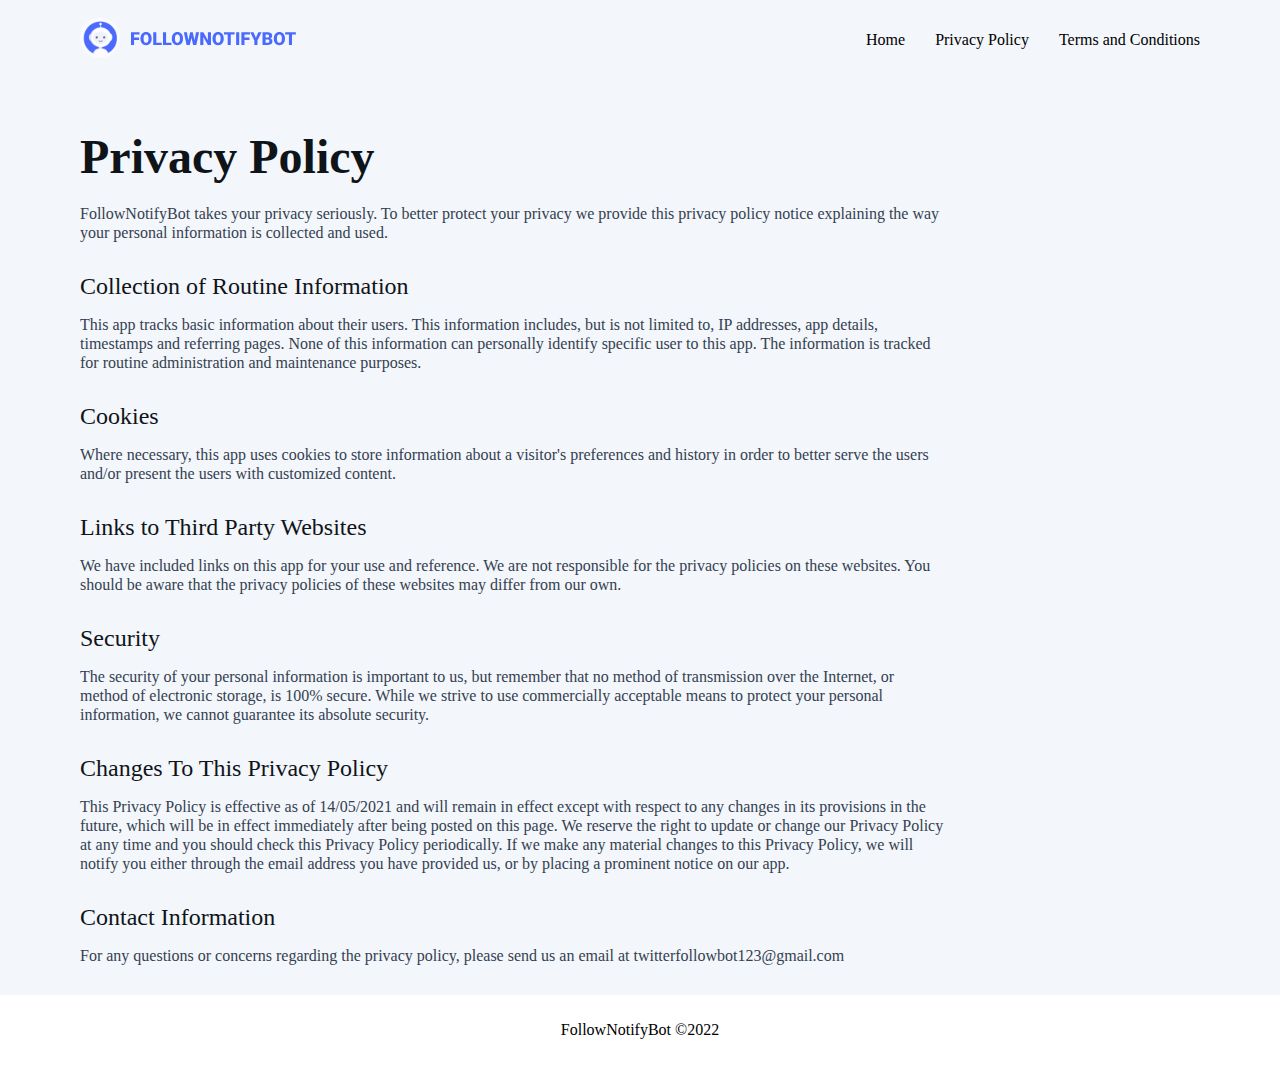
<file: privacy.html>
<!DOCTYPE html>
<html lang="en">
  <head>
    <meta charset="UTF-8" />
    <meta http-equiv="X-UA-Compatible" content="IE=edge" />
    <meta name="viewport" content="width=device-width, initial-scale=1.0" />
    <link rel="stylesheet" href="./index.css" />
    <title>Follow Bot</title>
  </head>
  <body style="background-color: #f3f6fb">
    <div class="app-padding navbar">
      <div class="navbar-col1">
        <svg
          width="217"
          height="40"
          viewBox="0 0 217 40"
          fill="none"
          xmlns="http://www.w3.org/2000/svg"
          xmlns:xlink="http://www.w3.org/1999/xlink"
        >
          <rect width="40" height="40" rx="20" fill="url(#pattern0)" />
          <path
            d="M54.0605 14.2031V27H50.9756V14.2031H54.0605ZM59.0352 19.5293V21.9023H53.1816V19.5293H59.0352ZM59.5361 14.2031V16.585H53.1816V14.2031H59.5361ZM71.6475 20.3467V20.8652C71.6475 21.8438 71.5098 22.7227 71.2344 23.502C70.9648 24.2754 70.5811 24.9375 70.083 25.4883C69.585 26.0332 68.9961 26.4521 68.3164 26.7451C67.6367 27.0322 66.8867 27.1758 66.0664 27.1758C65.2402 27.1758 64.4844 27.0322 63.7988 26.7451C63.1191 26.4521 62.5273 26.0332 62.0234 25.4883C61.5254 24.9375 61.1387 24.2754 60.8633 23.502C60.5938 22.7227 60.459 21.8438 60.459 20.8652V20.3467C60.459 19.3682 60.5938 18.4893 60.8633 17.71C61.1387 16.9307 61.5225 16.2686 62.0146 15.7236C62.5127 15.1729 63.1016 14.7539 63.7812 14.4668C64.4668 14.1738 65.2227 14.0273 66.0488 14.0273C66.8691 14.0273 67.6191 14.1738 68.2988 14.4668C68.9844 14.7539 69.5762 15.1729 70.0742 15.7236C70.5723 16.2686 70.959 16.9307 71.2344 17.71C71.5098 18.4893 71.6475 19.3682 71.6475 20.3467ZM68.5186 20.8652V20.3291C68.5186 19.6963 68.4629 19.1396 68.3516 18.6592C68.2461 18.1729 68.0879 17.7656 67.877 17.4375C67.666 17.1094 67.4053 16.8633 67.0947 16.6992C66.79 16.5293 66.4414 16.4443 66.0488 16.4443C65.6387 16.4443 65.2812 16.5293 64.9766 16.6992C64.6719 16.8633 64.417 17.1094 64.2119 17.4375C64.0068 17.7656 63.8516 18.1729 63.7461 18.6592C63.6465 19.1396 63.5967 19.6963 63.5967 20.3291V20.8652C63.5967 21.4922 63.6465 22.0488 63.7461 22.5352C63.8516 23.0156 64.0068 23.4229 64.2119 23.7568C64.4229 24.0908 64.6807 24.3428 64.9854 24.5127C65.2959 24.6826 65.6562 24.7676 66.0664 24.7676C66.459 24.7676 66.8076 24.6826 67.1123 24.5127C67.417 24.3428 67.6719 24.0908 67.877 23.7568C68.0879 23.4229 68.2461 23.0156 68.3516 22.5352C68.4629 22.0488 68.5186 21.4922 68.5186 20.8652ZM81.7021 24.627V27H75.2334V24.627H81.7021ZM76.332 14.2031V27H73.2471V14.2031H76.332ZM91.458 24.627V27H84.9893V24.627H91.458ZM86.0879 14.2031V27H83.0029V14.2031H86.0879ZM103.024 20.3467V20.8652C103.024 21.8438 102.887 22.7227 102.611 23.502C102.342 24.2754 101.958 24.9375 101.46 25.4883C100.962 26.0332 100.373 26.4521 99.6934 26.7451C99.0137 27.0322 98.2637 27.1758 97.4434 27.1758C96.6172 27.1758 95.8613 27.0322 95.1758 26.7451C94.4961 26.4521 93.9043 26.0332 93.4004 25.4883C92.9023 24.9375 92.5156 24.2754 92.2402 23.502C91.9707 22.7227 91.8359 21.8438 91.8359 20.8652V20.3467C91.8359 19.3682 91.9707 18.4893 92.2402 17.71C92.5156 16.9307 92.8994 16.2686 93.3916 15.7236C93.8896 15.1729 94.4785 14.7539 95.1582 14.4668C95.8438 14.1738 96.5996 14.0273 97.4258 14.0273C98.2461 14.0273 98.9961 14.1738 99.6758 14.4668C100.361 14.7539 100.953 15.1729 101.451 15.7236C101.949 16.2686 102.336 16.9307 102.611 17.71C102.887 18.4893 103.024 19.3682 103.024 20.3467ZM99.8955 20.8652V20.3291C99.8955 19.6963 99.8398 19.1396 99.7285 18.6592C99.623 18.1729 99.4648 17.7656 99.2539 17.4375C99.043 17.1094 98.7822 16.8633 98.4717 16.6992C98.167 16.5293 97.8184 16.4443 97.4258 16.4443C97.0156 16.4443 96.6582 16.5293 96.3535 16.6992C96.0488 16.8633 95.7939 17.1094 95.5889 17.4375C95.3838 17.7656 95.2285 18.1729 95.123 18.6592C95.0234 19.1396 94.9736 19.6963 94.9736 20.3291V20.8652C94.9736 21.4922 95.0234 22.0488 95.123 22.5352C95.2285 23.0156 95.3838 23.4229 95.5889 23.7568C95.7998 24.0908 96.0576 24.3428 96.3623 24.5127C96.6729 24.6826 97.0332 24.7676 97.4434 24.7676C97.8359 24.7676 98.1846 24.6826 98.4893 24.5127C98.7939 24.3428 99.0488 24.0908 99.2539 23.7568C99.4648 23.4229 99.623 23.0156 99.7285 22.5352C99.8398 22.0488 99.8955 21.4922 99.8955 20.8652ZM107.577 25.8398L110.126 14.2031H111.646L112.473 15.1963L109.757 27H108.078L107.577 25.8398ZM106.9 14.2031L109.054 25.9277L108.5 27H106.558L103.842 14.2031H106.9ZM113.87 25.8662L116.006 14.2031H119.056L116.34 27H114.406L113.87 25.8662ZM112.745 14.2031L115.355 25.9102L114.828 27H113.149L110.372 15.1787L111.233 14.2031H112.745ZM130.956 14.2031V27H127.88L123.354 19.0371V27H120.269V14.2031H123.354L127.88 22.166V14.2031H130.956ZM143.735 20.3467V20.8652C143.735 21.8438 143.598 22.7227 143.322 23.502C143.053 24.2754 142.669 24.9375 142.171 25.4883C141.673 26.0332 141.084 26.4521 140.404 26.7451C139.725 27.0322 138.975 27.1758 138.154 27.1758C137.328 27.1758 136.572 27.0322 135.887 26.7451C135.207 26.4521 134.615 26.0332 134.111 25.4883C133.613 24.9375 133.227 24.2754 132.951 23.502C132.682 22.7227 132.547 21.8438 132.547 20.8652V20.3467C132.547 19.3682 132.682 18.4893 132.951 17.71C133.227 16.9307 133.61 16.2686 134.103 15.7236C134.601 15.1729 135.189 14.7539 135.869 14.4668C136.555 14.1738 137.311 14.0273 138.137 14.0273C138.957 14.0273 139.707 14.1738 140.387 14.4668C141.072 14.7539 141.664 15.1729 142.162 15.7236C142.66 16.2686 143.047 16.9307 143.322 17.71C143.598 18.4893 143.735 19.3682 143.735 20.3467ZM140.606 20.8652V20.3291C140.606 19.6963 140.551 19.1396 140.439 18.6592C140.334 18.1729 140.176 17.7656 139.965 17.4375C139.754 17.1094 139.493 16.8633 139.183 16.6992C138.878 16.5293 138.529 16.4443 138.137 16.4443C137.727 16.4443 137.369 16.5293 137.064 16.6992C136.76 16.8633 136.505 17.1094 136.3 17.4375C136.095 17.7656 135.939 18.1729 135.834 18.6592C135.734 19.1396 135.685 19.6963 135.685 20.3291V20.8652C135.685 21.4922 135.734 22.0488 135.834 22.5352C135.939 23.0156 136.095 23.4229 136.3 23.7568C136.511 24.0908 136.769 24.3428 137.073 24.5127C137.384 24.6826 137.744 24.7676 138.154 24.7676C138.547 24.7676 138.896 24.6826 139.2 24.5127C139.505 24.3428 139.76 24.0908 139.965 23.7568C140.176 23.4229 140.334 23.0156 140.439 22.5352C140.551 22.0488 140.606 21.4922 140.606 20.8652ZM150.775 14.2031V27H147.69V14.2031H150.775ZM154.625 14.2031V16.585H143.929V14.2031H154.625ZM159.213 14.2031V27H156.137V14.2031H159.213ZM164.469 14.2031V27H161.384V14.2031H164.469ZM169.443 19.5293V21.9023H163.59V19.5293H169.443ZM169.944 14.2031V16.585H163.59V14.2031H169.944ZM173.548 14.2031L175.903 19.7578L178.268 14.2031H181.59L177.477 22.4033V27H174.339V22.4033L170.217 14.2031H173.548ZM187.751 21.5596H184.455L184.438 19.5381H187.109C187.59 19.5381 187.974 19.4854 188.261 19.3799C188.548 19.2686 188.756 19.1074 188.885 18.8965C189.02 18.6855 189.087 18.4219 189.087 18.1055C189.087 17.7422 189.02 17.4492 188.885 17.2266C188.75 17.0039 188.536 16.8428 188.243 16.7432C187.956 16.6377 187.584 16.585 187.127 16.585H185.615V27H182.53V14.2031H187.127C187.918 14.2031 188.624 14.2764 189.245 14.4229C189.866 14.5635 190.394 14.7803 190.827 15.0732C191.267 15.3662 191.601 15.7354 191.829 16.1807C192.058 16.6201 192.172 17.1387 192.172 17.7363C192.172 18.2578 192.061 18.7471 191.838 19.2041C191.615 19.6611 191.243 20.0332 190.722 20.3203C190.206 20.6016 189.5 20.748 188.604 20.7598L187.751 21.5596ZM187.628 27H183.708L184.763 24.627H187.628C188.05 24.627 188.387 24.5625 188.639 24.4336C188.896 24.2988 189.081 24.123 189.192 23.9062C189.31 23.6836 189.368 23.4375 189.368 23.168C189.368 22.8398 189.312 22.5557 189.201 22.3154C189.096 22.0752 188.926 21.8906 188.691 21.7617C188.457 21.627 188.144 21.5596 187.751 21.5596H185.158L185.176 19.5381H188.278L188.999 20.3467C189.854 20.3115 190.531 20.4316 191.029 20.707C191.533 20.9824 191.894 21.3457 192.11 21.7969C192.327 22.248 192.436 22.7197 192.436 23.2119C192.436 24.0498 192.254 24.75 191.891 25.3125C191.533 25.875 190.997 26.2969 190.282 26.5781C189.567 26.8594 188.683 27 187.628 27ZM204.978 20.3467V20.8652C204.978 21.8438 204.84 22.7227 204.564 23.502C204.295 24.2754 203.911 24.9375 203.413 25.4883C202.915 26.0332 202.326 26.4521 201.646 26.7451C200.967 27.0322 200.217 27.1758 199.396 27.1758C198.57 27.1758 197.814 27.0322 197.129 26.7451C196.449 26.4521 195.857 26.0332 195.354 25.4883C194.855 24.9375 194.469 24.2754 194.193 23.502C193.924 22.7227 193.789 21.8438 193.789 20.8652V20.3467C193.789 19.3682 193.924 18.4893 194.193 17.71C194.469 16.9307 194.853 16.2686 195.345 15.7236C195.843 15.1729 196.432 14.7539 197.111 14.4668C197.797 14.1738 198.553 14.0273 199.379 14.0273C200.199 14.0273 200.949 14.1738 201.629 14.4668C202.314 14.7539 202.906 15.1729 203.404 15.7236C203.902 16.2686 204.289 16.9307 204.564 17.71C204.84 18.4893 204.978 19.3682 204.978 20.3467ZM201.849 20.8652V20.3291C201.849 19.6963 201.793 19.1396 201.682 18.6592C201.576 18.1729 201.418 17.7656 201.207 17.4375C200.996 17.1094 200.735 16.8633 200.425 16.6992C200.12 16.5293 199.771 16.4443 199.379 16.4443C198.969 16.4443 198.611 16.5293 198.307 16.6992C198.002 16.8633 197.747 17.1094 197.542 17.4375C197.337 17.7656 197.182 18.1729 197.076 18.6592C196.977 19.1396 196.927 19.6963 196.927 20.3291V20.8652C196.927 21.4922 196.977 22.0488 197.076 22.5352C197.182 23.0156 197.337 23.4229 197.542 23.7568C197.753 24.0908 198.011 24.3428 198.315 24.5127C198.626 24.6826 198.986 24.7676 199.396 24.7676C199.789 24.7676 200.138 24.6826 200.442 24.5127C200.747 24.3428 201.002 24.0908 201.207 23.7568C201.418 23.4229 201.576 23.0156 201.682 22.5352C201.793 22.0488 201.849 21.4922 201.849 20.8652ZM212.018 14.2031V27H208.933V14.2031H212.018ZM215.867 14.2031V16.585H205.171V14.2031H215.867Z"
            fill="#4A6AFE"
          />
          <defs>
            <pattern
              id="pattern0"
              patternContentUnits="objectBoundingBox"
              width="1"
              height="1"
            >
              <use
                xlink:href="#image0_198_93"
                transform="translate(-0.00608273) scale(0.00243309)"
              />
            </pattern>
            <image
              id="image0_198_93"
              width="416"
              height="411"
              xlink:href="[data-uri]"
            />
          </defs>
        </svg>
      </div>
      <div class="navbar-col2">
        <ul class="hidedesktopnav">
          <a href="/"><li>Home</li></a>
          <a href="/privacy.html"> <li>Privacy Policy</li></a>

          <a href="/terms.html"> <li>Terms and Conditions</li></a>
        </ul>
        <svg
          viewBox="0 0 100 80"
          width="40"
          height="40"
          class="burgerMenu svgtoggle"
          fill="#4a6afe"
        >
          <rect width="100" height="20"></rect>
          <rect y="30" width="100" height="20"></rect>
          <rect y="60" width="100" height="20"></rect>
        </svg>
      </div>
    </div>

    <div class="" id="navMobile">
      <ul class="">
        <a href="/"><li>Home</li></a>
        <a href="/privacy.html"> <li>Privacy Policy</li></a>

        <a href="/terms.html"> <li>Terms and Conditions</li></a>
      </ul>
    </div>

    <h2 class="dashboardHeader app-padding">Privacy Policy</h2>
    <div class="pvacy app-padding">
      <p>
        FollowNotifyBot takes your privacy seriously. To better protect your
        privacy we provide this privacy policy notice explaining the way your
        personal information is collected and used.
      </p>
      <h2>Collection of Routine Information</h2>
      <p>
        This app tracks basic information about their users. This information
        includes, but is not limited to, IP addresses, app details, timestamps
        and referring pages. None of this information can personally identify
        specific user to this app. The information is tracked for routine
        administration and maintenance purposes.
      </p>
      <h2>Cookies</h2>
      <p>
        Where necessary, this app uses cookies to store information about a
        visitor's preferences and history in order to better serve the users
        and/or present the users with customized content.
      </p>
      <h2>Links to Third Party Websites</h2>
      <p>
        We have included links on this app for your use and reference. We are
        not responsible for the privacy policies on these websites. You should
        be aware that the privacy policies of these websites may differ from our
        own.
      </p>
      <h2>Security</h2>
      <p>
        The security of your personal information is important to us, but
        remember that no method of transmission over the Internet, or method of
        electronic storage, is 100% secure. While we strive to use commercially
        acceptable means to protect your personal information, we cannot
        guarantee its absolute security.
      </p>
      <h2>Changes To This Privacy Policy</h2>
      <p>
        This Privacy Policy is effective as of 14/05/2021 and will remain in
        effect except with respect to any changes in its provisions in the
        future, which will be in effect immediately after being posted on this
        page. We reserve the right to update or change our Privacy Policy at any
        time and you should check this Privacy Policy periodically. If we make
        any material changes to this Privacy Policy, we will notify you either
        through the email address you have provided us, or by placing a
        prominent notice on our app.
      </p>
      <h2>Contact Information</h2>
      <p>
        For any questions or concerns regarding the privacy policy, please send
        us an email at twitterfollowbot123@gmail.com
      </p>
    </div>

    <div class="footer">
      <p>FollowNotifyBot ©2022</p>
    </div>
  </body>

  <script>
    document.querySelectorAll(".svgtoggle").forEach((item) => {
      item.addEventListener("click", (event) => {
        var element = document.getElementById("navMobile");
        element.classList.toggle("hidemnClick");
      });
    });
  </script>
</html>
</file>
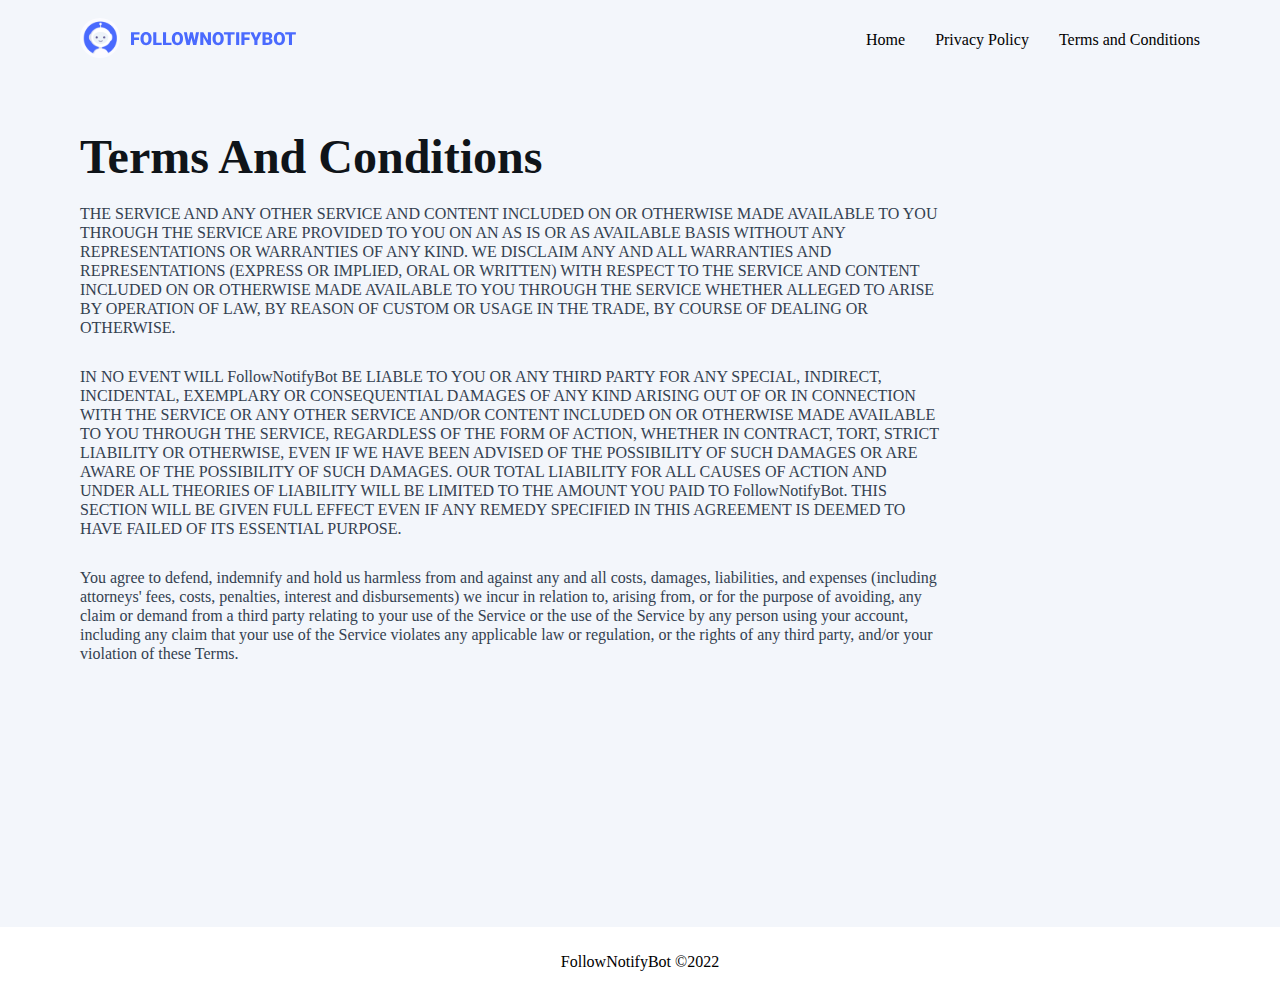
<file: terms.html>
<!DOCTYPE html>
<html lang="en">
  <head>
    <meta charset="UTF-8" />
    <meta http-equiv="X-UA-Compatible" content="IE=edge" />
    <meta name="viewport" content="width=device-width, initial-scale=1.0" />
    <link rel="stylesheet" href="./index.css" />
    <title>Follow Bot</title>
  </head>
  <body style="background-color: #f3f6fb">
    <div class="app-padding navbar">
      <div class="navbar-col1">
        <svg
          width="217"
          height="40"
          viewBox="0 0 217 40"
          fill="none"
          xmlns="http://www.w3.org/2000/svg"
          xmlns:xlink="http://www.w3.org/1999/xlink"
        >
          <rect width="40" height="40" rx="20" fill="url(#pattern0)" />
          <path
            d="M54.0605 14.2031V27H50.9756V14.2031H54.0605ZM59.0352 19.5293V21.9023H53.1816V19.5293H59.0352ZM59.5361 14.2031V16.585H53.1816V14.2031H59.5361ZM71.6475 20.3467V20.8652C71.6475 21.8438 71.5098 22.7227 71.2344 23.502C70.9648 24.2754 70.5811 24.9375 70.083 25.4883C69.585 26.0332 68.9961 26.4521 68.3164 26.7451C67.6367 27.0322 66.8867 27.1758 66.0664 27.1758C65.2402 27.1758 64.4844 27.0322 63.7988 26.7451C63.1191 26.4521 62.5273 26.0332 62.0234 25.4883C61.5254 24.9375 61.1387 24.2754 60.8633 23.502C60.5938 22.7227 60.459 21.8438 60.459 20.8652V20.3467C60.459 19.3682 60.5938 18.4893 60.8633 17.71C61.1387 16.9307 61.5225 16.2686 62.0146 15.7236C62.5127 15.1729 63.1016 14.7539 63.7812 14.4668C64.4668 14.1738 65.2227 14.0273 66.0488 14.0273C66.8691 14.0273 67.6191 14.1738 68.2988 14.4668C68.9844 14.7539 69.5762 15.1729 70.0742 15.7236C70.5723 16.2686 70.959 16.9307 71.2344 17.71C71.5098 18.4893 71.6475 19.3682 71.6475 20.3467ZM68.5186 20.8652V20.3291C68.5186 19.6963 68.4629 19.1396 68.3516 18.6592C68.2461 18.1729 68.0879 17.7656 67.877 17.4375C67.666 17.1094 67.4053 16.8633 67.0947 16.6992C66.79 16.5293 66.4414 16.4443 66.0488 16.4443C65.6387 16.4443 65.2812 16.5293 64.9766 16.6992C64.6719 16.8633 64.417 17.1094 64.2119 17.4375C64.0068 17.7656 63.8516 18.1729 63.7461 18.6592C63.6465 19.1396 63.5967 19.6963 63.5967 20.3291V20.8652C63.5967 21.4922 63.6465 22.0488 63.7461 22.5352C63.8516 23.0156 64.0068 23.4229 64.2119 23.7568C64.4229 24.0908 64.6807 24.3428 64.9854 24.5127C65.2959 24.6826 65.6562 24.7676 66.0664 24.7676C66.459 24.7676 66.8076 24.6826 67.1123 24.5127C67.417 24.3428 67.6719 24.0908 67.877 23.7568C68.0879 23.4229 68.2461 23.0156 68.3516 22.5352C68.4629 22.0488 68.5186 21.4922 68.5186 20.8652ZM81.7021 24.627V27H75.2334V24.627H81.7021ZM76.332 14.2031V27H73.2471V14.2031H76.332ZM91.458 24.627V27H84.9893V24.627H91.458ZM86.0879 14.2031V27H83.0029V14.2031H86.0879ZM103.024 20.3467V20.8652C103.024 21.8438 102.887 22.7227 102.611 23.502C102.342 24.2754 101.958 24.9375 101.46 25.4883C100.962 26.0332 100.373 26.4521 99.6934 26.7451C99.0137 27.0322 98.2637 27.1758 97.4434 27.1758C96.6172 27.1758 95.8613 27.0322 95.1758 26.7451C94.4961 26.4521 93.9043 26.0332 93.4004 25.4883C92.9023 24.9375 92.5156 24.2754 92.2402 23.502C91.9707 22.7227 91.8359 21.8438 91.8359 20.8652V20.3467C91.8359 19.3682 91.9707 18.4893 92.2402 17.71C92.5156 16.9307 92.8994 16.2686 93.3916 15.7236C93.8896 15.1729 94.4785 14.7539 95.1582 14.4668C95.8438 14.1738 96.5996 14.0273 97.4258 14.0273C98.2461 14.0273 98.9961 14.1738 99.6758 14.4668C100.361 14.7539 100.953 15.1729 101.451 15.7236C101.949 16.2686 102.336 16.9307 102.611 17.71C102.887 18.4893 103.024 19.3682 103.024 20.3467ZM99.8955 20.8652V20.3291C99.8955 19.6963 99.8398 19.1396 99.7285 18.6592C99.623 18.1729 99.4648 17.7656 99.2539 17.4375C99.043 17.1094 98.7822 16.8633 98.4717 16.6992C98.167 16.5293 97.8184 16.4443 97.4258 16.4443C97.0156 16.4443 96.6582 16.5293 96.3535 16.6992C96.0488 16.8633 95.7939 17.1094 95.5889 17.4375C95.3838 17.7656 95.2285 18.1729 95.123 18.6592C95.0234 19.1396 94.9736 19.6963 94.9736 20.3291V20.8652C94.9736 21.4922 95.0234 22.0488 95.123 22.5352C95.2285 23.0156 95.3838 23.4229 95.5889 23.7568C95.7998 24.0908 96.0576 24.3428 96.3623 24.5127C96.6729 24.6826 97.0332 24.7676 97.4434 24.7676C97.8359 24.7676 98.1846 24.6826 98.4893 24.5127C98.7939 24.3428 99.0488 24.0908 99.2539 23.7568C99.4648 23.4229 99.623 23.0156 99.7285 22.5352C99.8398 22.0488 99.8955 21.4922 99.8955 20.8652ZM107.577 25.8398L110.126 14.2031H111.646L112.473 15.1963L109.757 27H108.078L107.577 25.8398ZM106.9 14.2031L109.054 25.9277L108.5 27H106.558L103.842 14.2031H106.9ZM113.87 25.8662L116.006 14.2031H119.056L116.34 27H114.406L113.87 25.8662ZM112.745 14.2031L115.355 25.9102L114.828 27H113.149L110.372 15.1787L111.233 14.2031H112.745ZM130.956 14.2031V27H127.88L123.354 19.0371V27H120.269V14.2031H123.354L127.88 22.166V14.2031H130.956ZM143.735 20.3467V20.8652C143.735 21.8438 143.598 22.7227 143.322 23.502C143.053 24.2754 142.669 24.9375 142.171 25.4883C141.673 26.0332 141.084 26.4521 140.404 26.7451C139.725 27.0322 138.975 27.1758 138.154 27.1758C137.328 27.1758 136.572 27.0322 135.887 26.7451C135.207 26.4521 134.615 26.0332 134.111 25.4883C133.613 24.9375 133.227 24.2754 132.951 23.502C132.682 22.7227 132.547 21.8438 132.547 20.8652V20.3467C132.547 19.3682 132.682 18.4893 132.951 17.71C133.227 16.9307 133.61 16.2686 134.103 15.7236C134.601 15.1729 135.189 14.7539 135.869 14.4668C136.555 14.1738 137.311 14.0273 138.137 14.0273C138.957 14.0273 139.707 14.1738 140.387 14.4668C141.072 14.7539 141.664 15.1729 142.162 15.7236C142.66 16.2686 143.047 16.9307 143.322 17.71C143.598 18.4893 143.735 19.3682 143.735 20.3467ZM140.606 20.8652V20.3291C140.606 19.6963 140.551 19.1396 140.439 18.6592C140.334 18.1729 140.176 17.7656 139.965 17.4375C139.754 17.1094 139.493 16.8633 139.183 16.6992C138.878 16.5293 138.529 16.4443 138.137 16.4443C137.727 16.4443 137.369 16.5293 137.064 16.6992C136.76 16.8633 136.505 17.1094 136.3 17.4375C136.095 17.7656 135.939 18.1729 135.834 18.6592C135.734 19.1396 135.685 19.6963 135.685 20.3291V20.8652C135.685 21.4922 135.734 22.0488 135.834 22.5352C135.939 23.0156 136.095 23.4229 136.3 23.7568C136.511 24.0908 136.769 24.3428 137.073 24.5127C137.384 24.6826 137.744 24.7676 138.154 24.7676C138.547 24.7676 138.896 24.6826 139.2 24.5127C139.505 24.3428 139.76 24.0908 139.965 23.7568C140.176 23.4229 140.334 23.0156 140.439 22.5352C140.551 22.0488 140.606 21.4922 140.606 20.8652ZM150.775 14.2031V27H147.69V14.2031H150.775ZM154.625 14.2031V16.585H143.929V14.2031H154.625ZM159.213 14.2031V27H156.137V14.2031H159.213ZM164.469 14.2031V27H161.384V14.2031H164.469ZM169.443 19.5293V21.9023H163.59V19.5293H169.443ZM169.944 14.2031V16.585H163.59V14.2031H169.944ZM173.548 14.2031L175.903 19.7578L178.268 14.2031H181.59L177.477 22.4033V27H174.339V22.4033L170.217 14.2031H173.548ZM187.751 21.5596H184.455L184.438 19.5381H187.109C187.59 19.5381 187.974 19.4854 188.261 19.3799C188.548 19.2686 188.756 19.1074 188.885 18.8965C189.02 18.6855 189.087 18.4219 189.087 18.1055C189.087 17.7422 189.02 17.4492 188.885 17.2266C188.75 17.0039 188.536 16.8428 188.243 16.7432C187.956 16.6377 187.584 16.585 187.127 16.585H185.615V27H182.53V14.2031H187.127C187.918 14.2031 188.624 14.2764 189.245 14.4229C189.866 14.5635 190.394 14.7803 190.827 15.0732C191.267 15.3662 191.601 15.7354 191.829 16.1807C192.058 16.6201 192.172 17.1387 192.172 17.7363C192.172 18.2578 192.061 18.7471 191.838 19.2041C191.615 19.6611 191.243 20.0332 190.722 20.3203C190.206 20.6016 189.5 20.748 188.604 20.7598L187.751 21.5596ZM187.628 27H183.708L184.763 24.627H187.628C188.05 24.627 188.387 24.5625 188.639 24.4336C188.896 24.2988 189.081 24.123 189.192 23.9062C189.31 23.6836 189.368 23.4375 189.368 23.168C189.368 22.8398 189.312 22.5557 189.201 22.3154C189.096 22.0752 188.926 21.8906 188.691 21.7617C188.457 21.627 188.144 21.5596 187.751 21.5596H185.158L185.176 19.5381H188.278L188.999 20.3467C189.854 20.3115 190.531 20.4316 191.029 20.707C191.533 20.9824 191.894 21.3457 192.11 21.7969C192.327 22.248 192.436 22.7197 192.436 23.2119C192.436 24.0498 192.254 24.75 191.891 25.3125C191.533 25.875 190.997 26.2969 190.282 26.5781C189.567 26.8594 188.683 27 187.628 27ZM204.978 20.3467V20.8652C204.978 21.8438 204.84 22.7227 204.564 23.502C204.295 24.2754 203.911 24.9375 203.413 25.4883C202.915 26.0332 202.326 26.4521 201.646 26.7451C200.967 27.0322 200.217 27.1758 199.396 27.1758C198.57 27.1758 197.814 27.0322 197.129 26.7451C196.449 26.4521 195.857 26.0332 195.354 25.4883C194.855 24.9375 194.469 24.2754 194.193 23.502C193.924 22.7227 193.789 21.8438 193.789 20.8652V20.3467C193.789 19.3682 193.924 18.4893 194.193 17.71C194.469 16.9307 194.853 16.2686 195.345 15.7236C195.843 15.1729 196.432 14.7539 197.111 14.4668C197.797 14.1738 198.553 14.0273 199.379 14.0273C200.199 14.0273 200.949 14.1738 201.629 14.4668C202.314 14.7539 202.906 15.1729 203.404 15.7236C203.902 16.2686 204.289 16.9307 204.564 17.71C204.84 18.4893 204.978 19.3682 204.978 20.3467ZM201.849 20.8652V20.3291C201.849 19.6963 201.793 19.1396 201.682 18.6592C201.576 18.1729 201.418 17.7656 201.207 17.4375C200.996 17.1094 200.735 16.8633 200.425 16.6992C200.12 16.5293 199.771 16.4443 199.379 16.4443C198.969 16.4443 198.611 16.5293 198.307 16.6992C198.002 16.8633 197.747 17.1094 197.542 17.4375C197.337 17.7656 197.182 18.1729 197.076 18.6592C196.977 19.1396 196.927 19.6963 196.927 20.3291V20.8652C196.927 21.4922 196.977 22.0488 197.076 22.5352C197.182 23.0156 197.337 23.4229 197.542 23.7568C197.753 24.0908 198.011 24.3428 198.315 24.5127C198.626 24.6826 198.986 24.7676 199.396 24.7676C199.789 24.7676 200.138 24.6826 200.442 24.5127C200.747 24.3428 201.002 24.0908 201.207 23.7568C201.418 23.4229 201.576 23.0156 201.682 22.5352C201.793 22.0488 201.849 21.4922 201.849 20.8652ZM212.018 14.2031V27H208.933V14.2031H212.018ZM215.867 14.2031V16.585H205.171V14.2031H215.867Z"
            fill="#4A6AFE"
          />
          <defs>
            <pattern
              id="pattern0"
              patternContentUnits="objectBoundingBox"
              width="1"
              height="1"
            >
              <use
                xlink:href="#image0_198_93"
                transform="translate(-0.00608273) scale(0.00243309)"
              />
            </pattern>
            <image
              id="image0_198_93"
              width="416"
              height="411"
              xlink:href="[data-uri]"
            />
          </defs>
        </svg>
      </div>
      <div class="navbar-col2">
        <ul class="hidedesktopnav">
          <a href="/"><li>Home</li></a>
          <a href="/privacy.html"> <li>Privacy Policy</li></a>

          <a href="/terms.html"> <li>Terms and Conditions</li></a>
        </ul>
        <svg
          viewBox="0 0 100 80"
          width="40"
          height="40"
          class="burgerMenu svgtoggle"
          fill="#4a6afe"
        >
          <rect width="100" height="20"></rect>
          <rect y="30" width="100" height="20"></rect>
          <rect y="60" width="100" height="20"></rect>
        </svg>
      </div>
    </div>

    <div class="" id="navMobile">
      <ul class="">
        <a href="/"><li>Home</li></a>
        <a href="/privacy.html"> <li>Privacy Policy</li></a>

        <a href="/terms.html"> <li>Terms and Conditions</li></a>
      </ul>
    </div>

    <h2 class="dashboardHeader app-padding">Terms And Conditions</h2>
    <div class="pvacy app-padding">
      <p>
        THE SERVICE AND ANY OTHER SERVICE AND CONTENT INCLUDED ON OR OTHERWISE
        MADE AVAILABLE TO YOU THROUGH THE SERVICE ARE PROVIDED TO YOU ON AN AS
        IS OR AS AVAILABLE BASIS WITHOUT ANY REPRESENTATIONS OR WARRANTIES OF
        ANY KIND. WE DISCLAIM ANY AND ALL WARRANTIES AND REPRESENTATIONS
        (EXPRESS OR IMPLIED, ORAL OR WRITTEN) WITH RESPECT TO THE SERVICE AND
        CONTENT INCLUDED ON OR OTHERWISE MADE AVAILABLE TO YOU THROUGH THE
        SERVICE WHETHER ALLEGED TO ARISE BY OPERATION OF LAW, BY REASON OF
        CUSTOM OR USAGE IN THE TRADE, BY COURSE OF DEALING OR OTHERWISE.
      </p>
      <p>
        IN NO EVENT WILL FollowNotifyBot BE LIABLE TO YOU OR ANY THIRD PARTY FOR
        ANY SPECIAL, INDIRECT, INCIDENTAL, EXEMPLARY OR CONSEQUENTIAL DAMAGES OF
        ANY KIND ARISING OUT OF OR IN CONNECTION WITH THE SERVICE OR ANY OTHER
        SERVICE AND/OR CONTENT INCLUDED ON OR OTHERWISE MADE AVAILABLE TO YOU
        THROUGH THE SERVICE, REGARDLESS OF THE FORM OF ACTION, WHETHER IN
        CONTRACT, TORT, STRICT LIABILITY OR OTHERWISE, EVEN IF WE HAVE BEEN
        ADVISED OF THE POSSIBILITY OF SUCH DAMAGES OR ARE AWARE OF THE
        POSSIBILITY OF SUCH DAMAGES. OUR TOTAL LIABILITY FOR ALL CAUSES OF
        ACTION AND UNDER ALL THEORIES OF LIABILITY WILL BE LIMITED TO THE AMOUNT
        YOU PAID TO FollowNotifyBot. THIS SECTION WILL BE GIVEN FULL EFFECT EVEN
        IF ANY REMEDY SPECIFIED IN THIS AGREEMENT IS DEEMED TO HAVE FAILED OF
        ITS ESSENTIAL PURPOSE.
      </p>
      <p>
        You agree to defend, indemnify and hold us harmless from and against any
        and all costs, damages, liabilities, and expenses (including attorneys'
        fees, costs, penalties, interest and disbursements) we incur in relation
        to, arising from, or for the purpose of avoiding, any claim or demand
        from a third party relating to your use of the Service or the use of the
        Service by any person using your account, including any claim that your
        use of the Service violates any applicable law or regulation, or the
        rights of any third party, and/or your violation of these Terms.
      </p>
    </div>
    <br />
    <br />
    <br />
    <br />
    <br />
    <br />
    <br />
    <br />
    <br />
    <br />
    <br />
    <br />
    <br />

    <div class="footer">
      <p>FollowNotifyBot ©2022</p>
    </div>
  </body>

  <script>
    document.querySelectorAll(".svgtoggle").forEach((item) => {
      item.addEventListener("click", (event) => {
        var element = document.getElementById("navMobile");
        element.classList.toggle("hidemnClick");
      });
    });
  </script>
</html>
</file>
<file: index.css>
* {
  padding: 0;
  margin: 0;
  box-sizing: border-box !important;
  scroll-behavior: smooth;
  -ms-overflow-style: none; /* IE 11 */
  scrollbar-width: none; /* Firefox 64 */
  /* position: relative;
  z-index: 1; */
}
.app-padding {
  padding: 0 80px;
}

::-webkit-scrollbar {
  width: 0;
  opacity: 0;
}

html {
  width: 100vw;
  height: 100%;
}

body {
  width: 100%;
  height: 100%;
  background-color: white;
}

.navbar {
  display: flex;
  justify-content: space-between;
  /* padding-top: 20px; */
  align-items: center;
  height: 80px;
}

.navbar-col2 ul {
  display: flex;
  list-style-type: none;
}

.navbar-col2 ul li {
  margin-left: 30px;
  cursor: pointer;
}

.navbar-col2 ul a {
  text-decoration: none;
  color: black;
}

.hero {
  width: 100%;
  height: calc(100vh - 80px);
  background: #c1e0fc;
  display: flex;
  justify-content: space-between;
}

.hero .hero-col1 {
  width: 50%;
  display: flex;
  flex-direction: column;
  /* align-items: center; */
  justify-content: center;
  padding-left: 80px;
}

.hero .hero-col1 h2 {
  font-weight: bold;
  font-size: 48px;
  line-height: 54px;
  color: #0f1419;
  margin-bottom: 10px;
}

.hero .hero-col1 h2 span {
  color: #4a6afe;
}

.hero .hero-col1 h2 p {
  font-weight: normal;
  font-size: 16px;
  line-height: 19px;
  color: #0f1419;
}

.hero .hero-col1 div {
  margin-top: 50px;
  display: flex;
}

.hero .hero-col1 div button {
  padding: 15px 30px;
  border: none;
  border-radius: 10px;
  margin-right: 20px;
  cursor: pointer;
  color: white;
  display: flex;
  align-items: center;
}

.hero .hero-col1 div button span {
  margin-right: 9px;
}

.hero .hero-col1 div button:first-child {
  background: #4a6afe;
}

.hero .hero-col1 div button:last-child {
  background: linear-gradient(
    98.59deg,
    #bc0eff -23.81%,
    #fe2308 45.27%,
    #feff1b 117.29%
  );
}

.hero .hero-col2 {
  width: 50%;
  display: flex;
  justify-content: flex-end;
  align-items: flex-end;
}

.hero .hero-col2 img {
  width: 100%;
  /* height: 100%; */
}

.home-col2 {
  margin-top: 50px;
  display: flex;
  justify-content: space-between;
  align-items: center;
  /* height: 500px; */
}

.home-col2-col1bg {
  width: 50%;
  display: flex;
  justify-content: flex-end;
  align-items: flex-end;
}

.home-col2-col1bg img {
  width: 100%;
  /* height: 100%; */
}

.home-col2-col2 {
  display: flex;
  flex-direction: column;
  /* justify-content: center; */
  width: 50%;
  margin-left: 50px;
  padding-right: 80px;
}

.home-col2-col1 {
  /* margin-bottom: 30px; */
  /* padding-right: 80px; */
}

.home-col2-col1 h2 {
  font-weight: 500;
  font-size: 24px;
  line-height: 28px;
  color: #0f1419;
}

.home-col2-col1 p {
  font-style: normal;
  font-weight: normal;
  font-size: 16px;
  line-height: 19px;
  /* identical to box height */

  color: #334150;
}

.home-col2-col2jg {
  display: flex;
  justify-content: space-between;
}

.home-col2-col2jg .home-col2-col2-col1 {
  width: 47%;
  margin-top: 10px;
}

.home-col2-col2jg .home-col2-col2-col1 svg {
  width: 40px;
  height: 40px;
  margin-bottom: 10px;
}

.home-col2-col2jg .home-col2-col2-col1 h2 {
  font-weight: 500;
  font-size: 24px;
  line-height: 28px;
  color: #0f1419;
  margin-top: 10px;
}

.home-col2-col2jg .home-col2-col2-col1 p {
  font-size: 16px;
  line-height: 19px;
  color: #334150;
  margin-top: 10px;
}

.home-col3 {
  background: #f3f6fb;
  width: 100%;
  height: 400px;
  padding-top: 70px;
}

.home-col3-col1 {
  display: flex;
  justify-content: center;
  align-items: center;
  flex-direction: column;
  text-align: center;
  margin-bottom: 50px;
}

.home-col3-col1 h2 {
  font-weight: 500;
  font-size: 24px;
  line-height: 28px;
  text-align: center;
  color: #0f1419;
}

.home-col3-col1 p {
  font-size: 16px;
  line-height: 19px;
  text-align: center;
  margin-top: 5px;
  color: #334150;
}

.home-col3-col2Extra {
  margin-left: 160px;
}

.home-col3-col2 {
  display: flex;
  justify-content: center;
  margin-bottom: 20px;
}

.home-col3-col2-con {
  background: #ffffff;
  box-shadow: -3px 23px 21px rgba(16, 59, 102, 0.1);
  border-radius: 10px;
  width: 440px;
  margin-right: 30px;
  padding: 10px 20px;
  display: flex;
  align-items: center;
  height: 89px;
}

.home-col3-col2-con img {
  margin-right: 10px;
  width: 50px;
  height: 50px;
  border-radius: 50%;
}

.home-col3-col2-con p:first-child {
  color: #0f1419;
  font-size: 15px;
  margin-bottom: 3px;
}

.home-col3-col2-con p:first-child span {
  color: #93a3b7;
}

.home-col3-col2-con p:last-child {
  color: #334150;
  font-size: 14px;
}

.readMoreHome {
  display: flex;
  justify-content: center;
  align-items: center;
  background: #f3f6fb;
  padding-top: 50px;
  padding-bottom: 50px;
}

.readMoreHome button {
  background: #4a6afe;
  border-radius: 5px;
  padding: 15px 40px;
  border: none;
  color: white;
  cursor: pointer;
}

.footer {
  background-color: white;
  height: 70px;
  display: flex;
  text-align: center;
  justify-content: center;
  align-items: center;
  margin: auto;
}

.dashboardHeader {
  font-weight: 700;
  font-size: 48px;
  line-height: 54px;
  color: #0f1419;
  margin-top: 50px;
  margin-bottom: 20px;
}

.dashboardHeader h2 {
  font-weight: 500;
  font-size: 24px;
  color: #0f1419;
}

.dasboardCards {
  display: flex;
  justify-content: space-between;
  width: 100%;
  background: #f3f6fb;
}

.dasboardCards .dasboardCardsCardOne {
  width: 32%;
  background: #ffffff;
  box-shadow: -3px 23px 21px rgba(16, 59, 102, 0.1);
  border-radius: 10px;
  height: 110px;
  padding: 20px;
  display: flex;
  align-items: center;
}

.dasboardCards .dasboardCardsCardOne:nth-child(3) {
  background-color: #334150;
}

.dasboardCards .dasboardCardsCardOne div:nth-child(1) {
  background-color: #334150;
  width: 40px;
  height: 40px;
  border-radius: 50%;
  display: flex;
  align-items: center;
  justify-content: center;
  margin-right: 10px;
}

.dasboardCards .dasboardCardsCardOne div:nth-child(1) svg {
  width: 50%;
  height: 50%;
}

.dasboardCards .dasboardCardsCardOne div:nth-child(2) p:nth-child(1) {
  color: #93a3b7;
  margin-bottom: 5px;
  font-size: 18px;
}

.dasboardCards .dasboardCardsCardOne div:nth-child(2) p:nth-child(2) {
  color: #334150;
  margin-bottom: 5px;
  font-size: 21px;
}

.dasboardCards .dasboardCardsCardOne:nth-child(3) div:nth-child(1) {
  background-color: white;
}

.dasboardCards .dasboardCardsCardOne:nth-child(3) div:nth-child(2) {
  color: white;
}

.dasboardCards
  .dasboardCardsCardOne:nth-child(3)
  div:nth-child(2)
  p:nth-child(1) {
  color: #93a3b7;
  margin-bottom: 5px;
}

.dasboardCards
  .dasboardCardsCardOne:nth-child(3)
  div:nth-child(2)
  p:nth-child(2) {
  color: white;
  margin-bottom: 5px;
}

.followers {
  display: grid;
  grid-template-columns: 1fr 1fr 1fr 1fr;
  justify-content: space-between;
  align-items: center;
  grid-gap: 15px;
}

.followers div {
  height: fit-content;
  background: #ffffff;
  /* Card Shadow */

  box-shadow: -3px 23px 21px rgba(16, 59, 102, 0.1);
  border-radius: 5px;
  display: flex;
  align-items: center;
  justify-content: center;
  flex-direction: column;
  padding: 50px 50px;
  transition: all 300ms ease;
  cursor: pointer;
}

.followers div:hover {
  background-color: rgba(128, 128, 128, 0.089);
  transform: translateY(3px);
}

.followers div img {
  width: 70px;
  height: 70px;
  border-radius: 50%;
}

.followers div h2 {
  color: #0f1419;
  font-size: 16px;
  margin-top: 10px;
  margin-bottom: 8px;
}

.followers div .fUserNmae {
  color: #93a3b7;
  font-size: 16px;
  margin-bottom: 8px;
}

.vpdasf {
  color: #4a6afe;
  font-size: 14px;
  margin-bottom: 8px;
}

.followers div button {
  background: #4a6afe;
  border-radius: 5px;
  padding: 15px 40px;
  border: none;
  color: white;
  cursor: pointer;
  margin-top: 20px;
}

.pvacy {
  width: 80%;
}

.pvacy h2 {
  margin-bottom: 15px;
  font-size: 24px;
  font-weight: 500;
  font-size: 24px;
  line-height: 28px;

  color: #0f1419;
}

.pvacy p {
  font-size: 16px;
  line-height: 19px;

  color: #334150;
  margin-bottom: 30px;
}

@media (max-width: 600px) {
  .app-padding {
    padding: 0 20px;
  }
  .pvacy {
    width: 100%;
  }
}

@media (max-width: 1393px) {
  .hero {
    height: fit-content;
    padding-top: 40px;
    padding-bottom: 0px;
  }
  .hero .hero-col2 {
    align-items: center;
    justify-content: center;
  }
}

@media (max-width: 930px) {
  .hero {
    height: fit-content;
    padding-top: 40px;
    padding-bottom: 0px;
  }
  .hero .hero-col1 {
    padding-bottom: 30px;
  }
  .hero .hero-col2 {
    align-items: center;
    justify-content: center;
  }
}

@media (max-width: 885px) {
  .home-col2 {
    flex-direction: column;
  }
  .home-col2-col1bg {
    width: 100%;
  }
  .home-col2-col1 {
    padding-bottom: 30px;
  }

  .home-col2-col2 {
    width: 100%;
    padding-bottom: 40px;
    padding-top: 40px;
  }
}

@media (max-width: 843px) {
  .home-col3 {
    height: fit-content;
  }
  .home-col3-col2 {
    flex-direction: column;
    margin: 0;
    margin-left: 20px;
    margin-right: 20px;
  }
  .home-col3-col2-con {
    width: 100%;
    margin-bottom: 10px;
    height: fit-content;
  }
  .hero {
    flex-direction: column-reverse;
  }
  .hero .hero-col1 {
    width: 100%;
    padding-top: 30px;
    padding-bottom: 70px;
    padding-left: 20px;
    padding-right: 24px;
  }

  .hero .hero-col1 h2 br {
    display: none;
  }
  .hero .hero-col2 {
    width: 100%;
    align-items: center;
    justify-content: center;
  }
}

@media (max-width: 750px) {
  .navbar-col2 .hidedesktopnav {
    display: none;
  }

  /* .mobileNavChild {
    display: none;
  } */

  #navMobile {
    display: none;
  }

  .hidemnClick {
    display: block !important;
  }
}
.burgerMenu {
  width: 15px;
}

@media (min-width: 750px) {
  .burgerMenu {
    display: none;
  }
  #navMobile {
    display: none !important;
  }
}

@media (max-width: 540px) {
  .home-col2-col2jg {
    justify-content: space-between;
  }
  /* .home-col2-col2-col1 {
    width: 100%;
  } */
}

.hidemnClick {
  width: 100vw;
  height: fit-content;
  padding-bottom: 30px;
  background-color: white;
  filter: drop-shadow(3px 4px 2px rgba(128, 128, 128, 0.449));
  padding-left: 20px;
  padding-top: 30px;
}

.hidemnClick ul {
  list-style-type: none;
}

.hidemnClick ul li {
  margin-left: 30px;
  cursor: pointer;
  margin-bottom: 20px;
}

.hidemnClick ul a {
  text-decoration: none;
  color: black;
}
</file>
